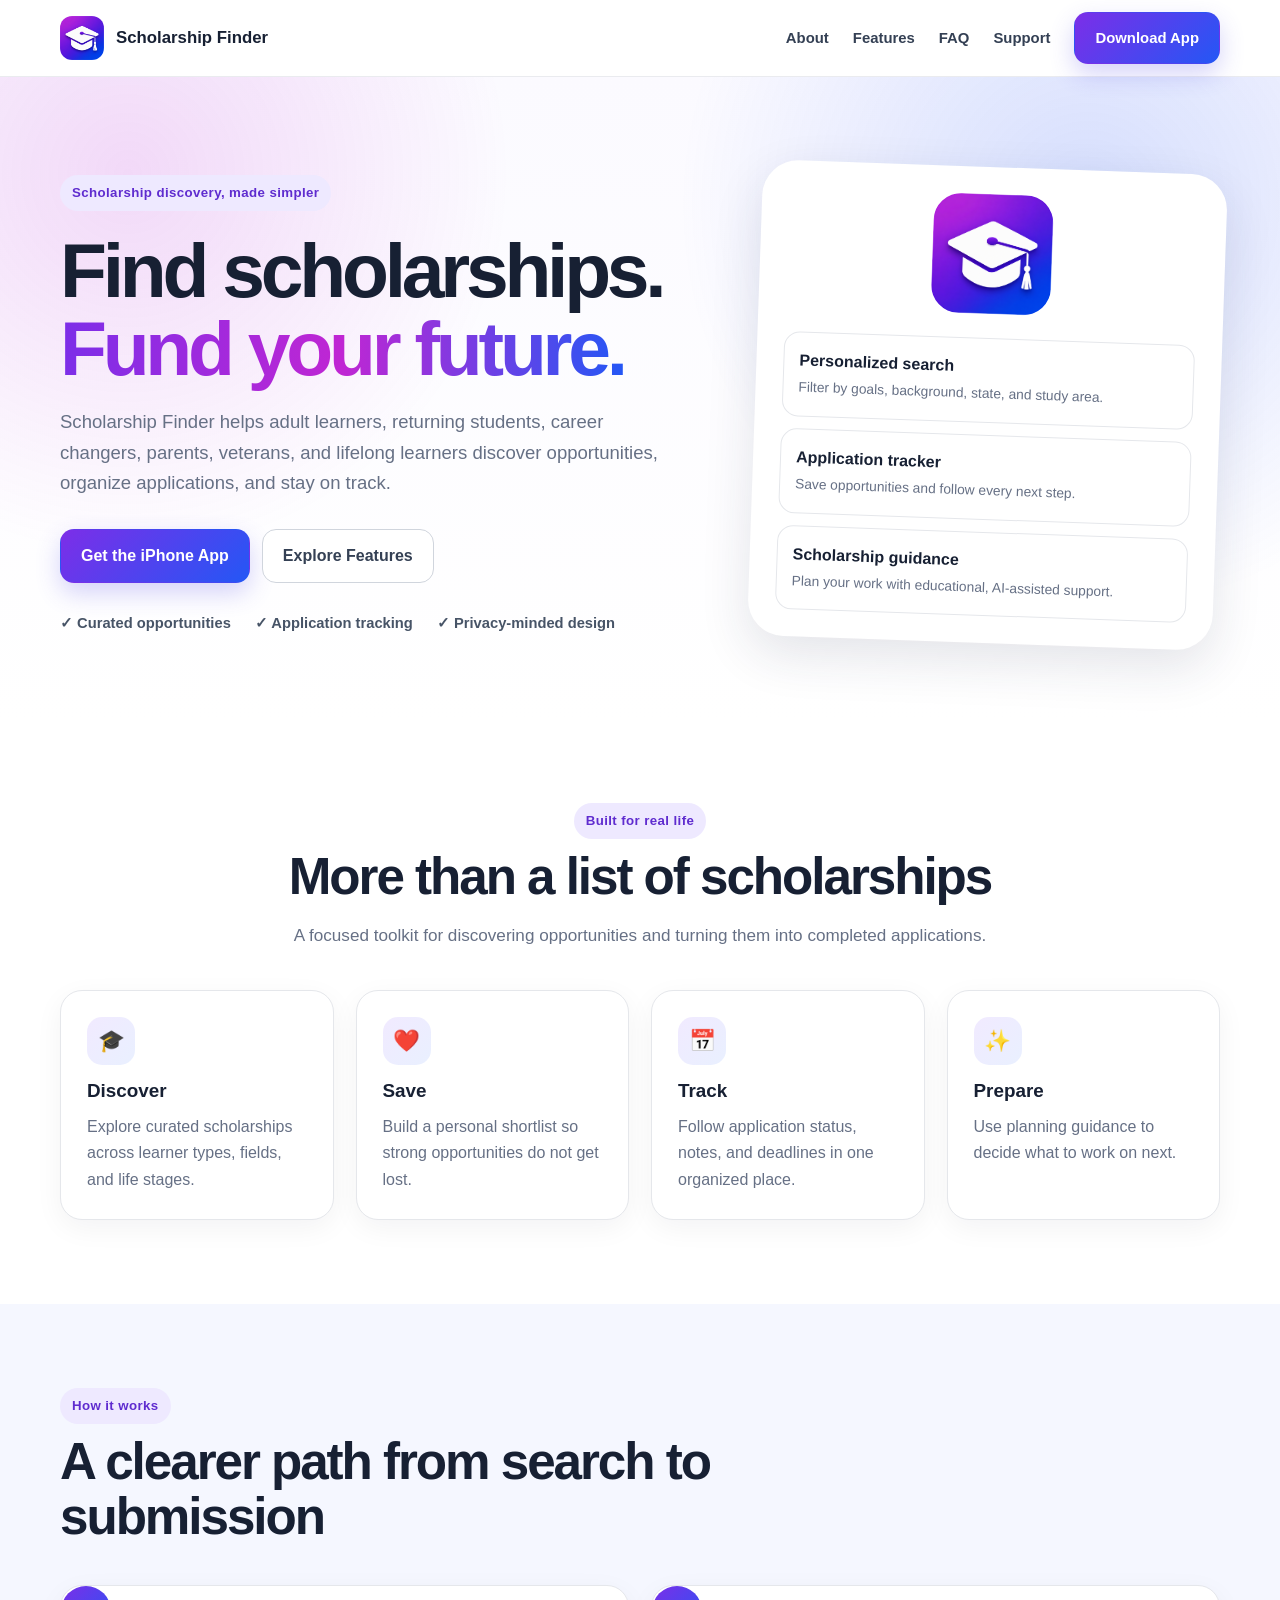
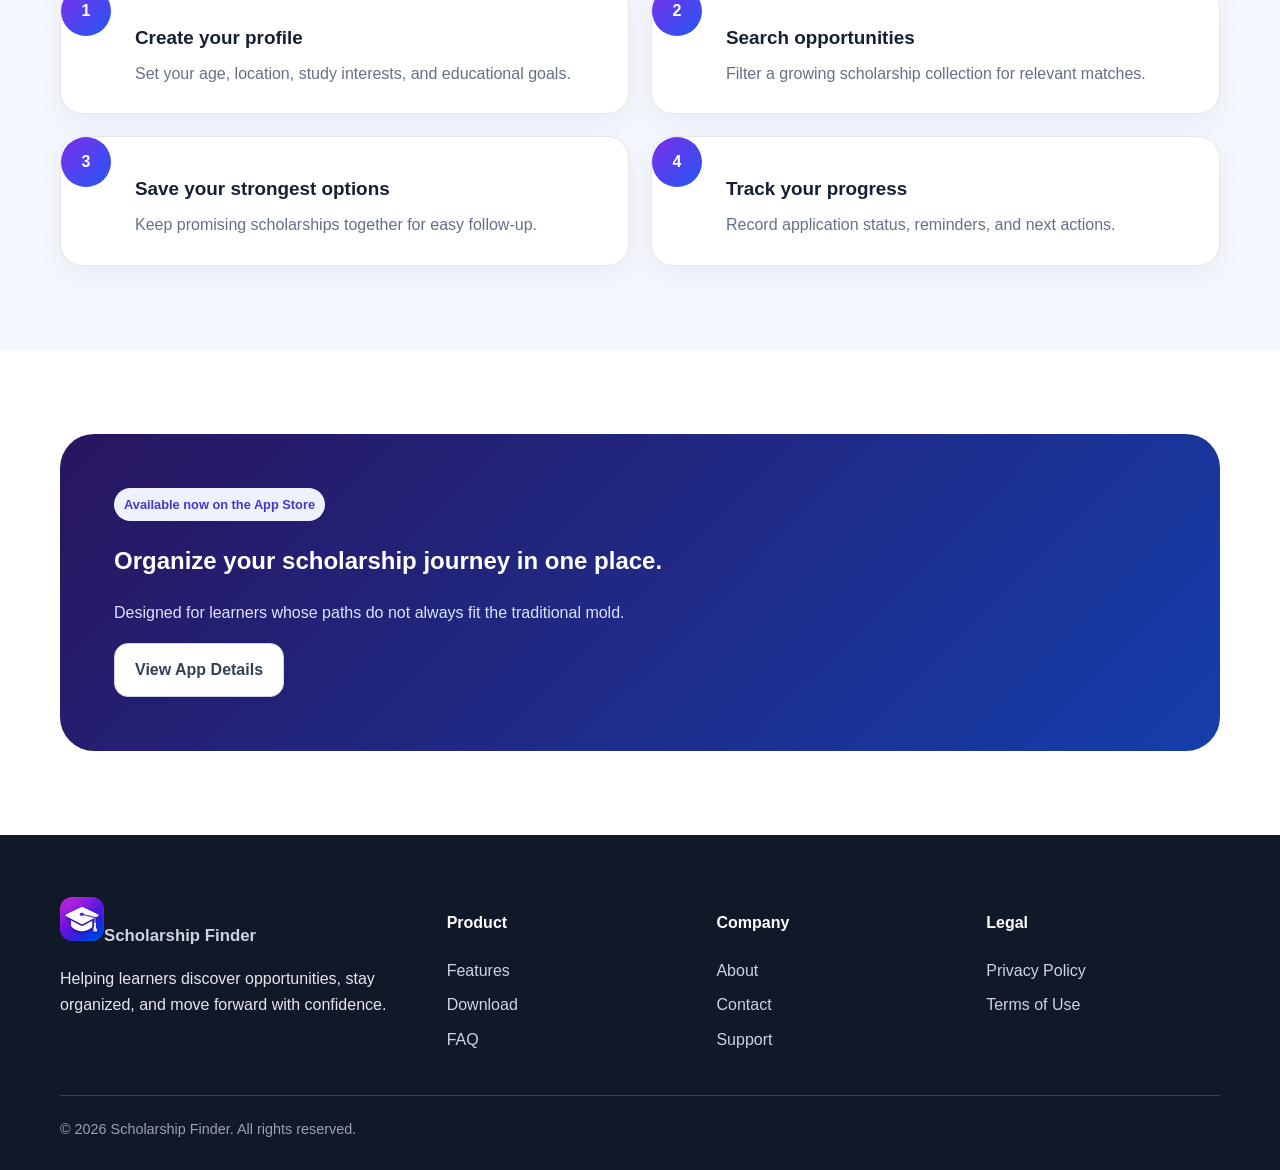
<file: index.html>
<!DOCTYPE html>
<html lang="en"><head><meta charset="utf-8"/><meta content="width=device-width,initial-scale=1" name="viewport"/><title>Scholarship Finder | Find Scholarships and Track Applications</title><meta content="Find curated scholarships, save opportunities, track applications, and stay organized with Scholarship Finder." name="description"/><link href="assets/scholarship-finder-icon.png" rel="icon"/><link href="assets/styles.css" rel="stylesheet"/></head><body><nav class="nav"><div class="container nav-inner"><a class="brand" href="index.html"><img alt="Scholarship Finder icon" src="assets/scholarship-finder-icon.png"/><span>Scholarship Finder</span></a><button aria-label="Open navigation" class="mobile-toggle">☰</button><div class="links"><a href="about.html">About</a><a href="features.html">Features</a><a href="faq.html">FAQ</a><a href="support.html">Support</a><a class="button primary" href="https://apps.apple.com/us/app/scholarshipfinder/id6789744355" rel="noopener noreferrer" target="_blank">Download App</a></div></div></nav><header class="hero"><div class="container hero-grid"><div><span class="eyebrow">Scholarship discovery, made simpler</span><h1>Find scholarships.<br/><span class="gradient">Fund your future.</span></h1><p>Scholarship Finder helps adult learners, returning students, career changers, parents, veterans, and lifelong learners discover opportunities, organize applications, and stay on track.</p><div class="hero-actions"><a class="button primary" href="https://apps.apple.com/us/app/scholarshipfinder/id6789744355" rel="noopener noreferrer" target="_blank">Get the iPhone App</a><a class="button secondary" href="features.html">Explore Features</a></div><div class="trust-row"><span>✓ Curated opportunities</span><span>✓ Application tracking</span><span>✓ Privacy-minded design</span></div></div><div class="device-card"><img alt="Scholarship Finder app icon" src="assets/scholarship-finder-icon.png"/><div class="mini-list"><div class="mini"><strong>Personalized search</strong><span>Filter by goals, background, state, and study area.</span></div><div class="mini"><strong>Application tracker</strong><span>Save opportunities and follow every next step.</span></div><div class="mini"><strong>Scholarship guidance</strong><span>Plan your work with educational, AI-assisted support.</span></div></div></div></div></header>
<section><div class="container"><div class="section-head center"><span class="eyebrow">Built for real life</span><h2>More than a list of scholarships</h2><p>A focused toolkit for discovering opportunities and turning them into completed applications.</p></div><div class="grid-4"><div class="card"><div class="icon">🎓</div><h3>Discover</h3><p>Explore curated scholarships across learner types, fields, and life stages.</p></div><div class="card"><div class="icon">❤️</div><h3>Save</h3><p>Build a personal shortlist so strong opportunities do not get lost.</p></div><div class="card"><div class="icon">📅</div><h3>Track</h3><p>Follow application status, notes, and deadlines in one organized place.</p></div><div class="card"><div class="icon">✨</div><h3>Prepare</h3><p>Use planning guidance to decide what to work on next.</p></div></div></div></section>
<section class="soft"><div class="container"><div class="section-head"><span class="eyebrow">How it works</span><h2>A clearer path from search to submission</h2></div><div class="grid-2 steps"><div class="card step"><h3>Create your profile</h3><p>Set your age, location, study interests, and educational goals.</p></div><div class="card step"><h3>Search opportunities</h3><p>Filter a growing scholarship collection for relevant matches.</p></div><div class="card step"><h3>Save your strongest options</h3><p>Keep promising scholarships together for easy follow-up.</p></div><div class="card step"><h3>Track your progress</h3><p>Record application status, reminders, and next actions.</p></div></div></div></section>
<section><div class="container"><div class="cta"><span class="pill">Available now on the App Store</span><h2>Organize your scholarship journey in one place.</h2><p>Designed for learners whose paths do not always fit the traditional mold.</p><a class="button secondary" href="https://apps.apple.com/us/app/scholarshipfinder/id6789744355" rel="noopener noreferrer" target="_blank">View App Details</a></div></div></section><footer class="footer"><div class="container"><div class="footer-grid"><div><a class="brand" href="index.html"><img alt="" src="assets/scholarship-finder-icon.png"/><span>Scholarship Finder</span></a><p>Helping learners discover opportunities, stay organized, and move forward with confidence.</p></div><div><h4>Product</h4><a href="features.html">Features</a><a href="https://apps.apple.com/us/app/scholarshipfinder/id6789744355" rel="noopener noreferrer" target="_blank">Download</a><a href="faq.html">FAQ</a></div><div><h4>Company</h4><a href="about.html">About</a><a href="contact.html">Contact</a><a href="support.html">Support</a></div><div><h4>Legal</h4><a href="privacy.html">Privacy Policy</a><a href="terms.html">Terms of Use</a></div></div><div class="copyright">© <span data-year=""></span> Scholarship Finder. All rights reserved.</div></div></footer><script src="assets/site.js"></script></body></html>
</file>
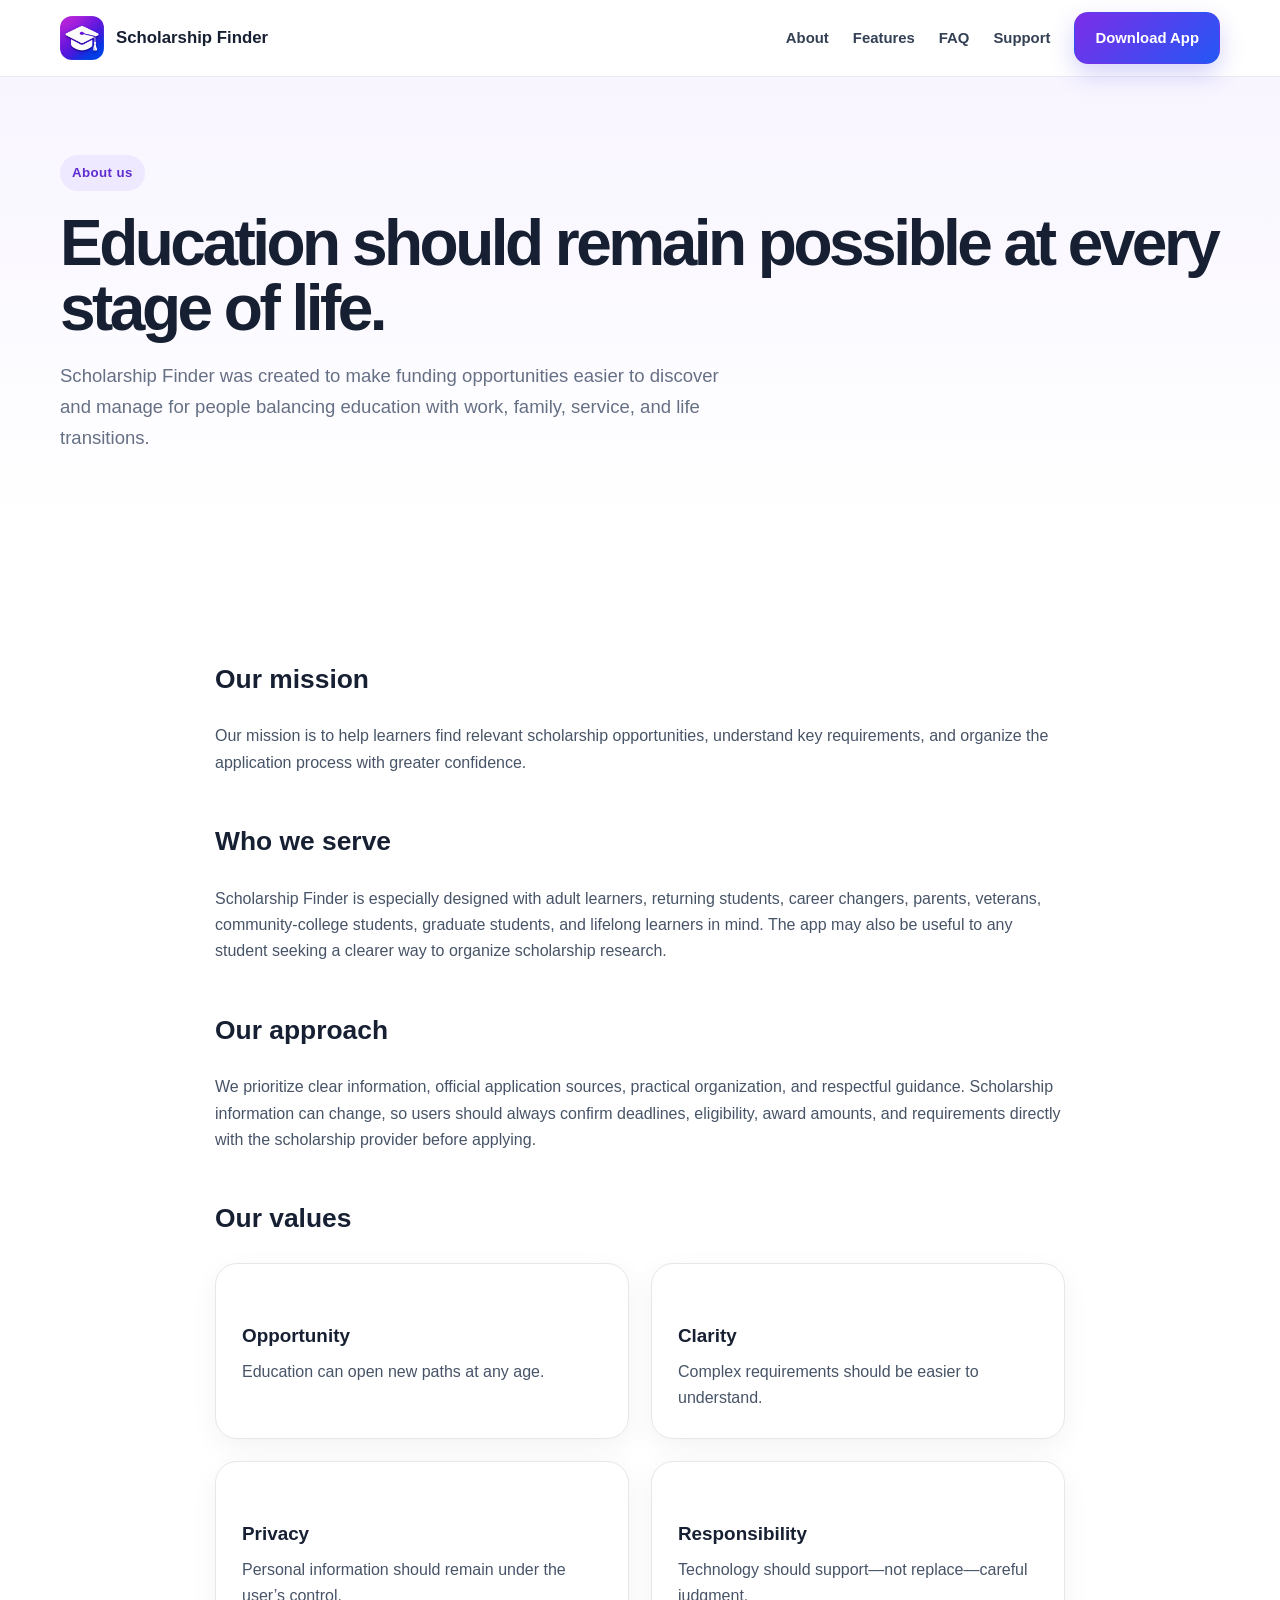
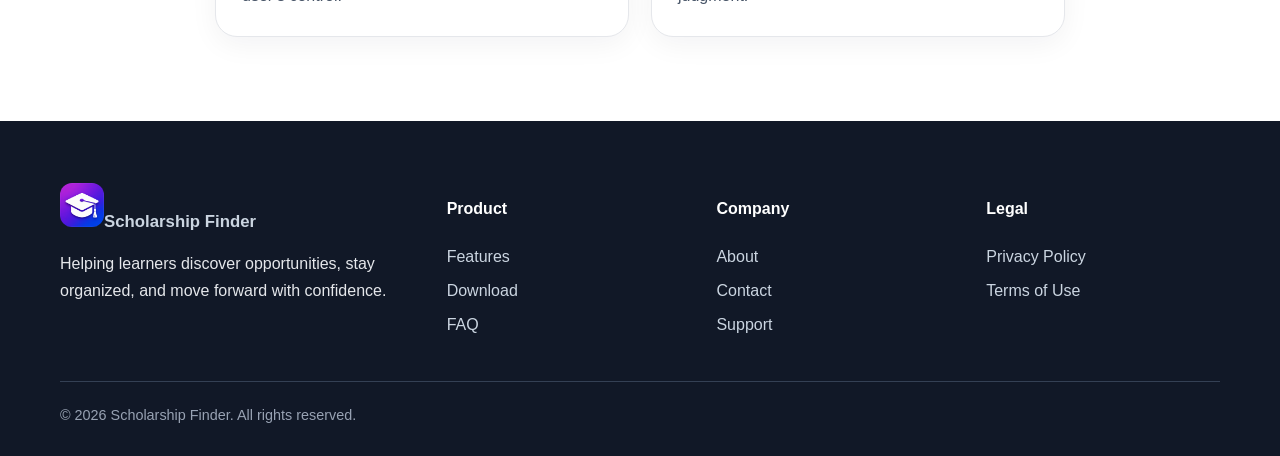
<file: about.html>
<!doctype html><html lang="en"><head><meta charset="utf-8"><meta name="viewport" content="width=device-width,initial-scale=1"><title>About | Scholarship Finder</title><meta name="description" content="Learn why Scholarship Finder was created and how it supports adult learners, returning students, and career changers."><link rel="icon" href="assets/scholarship-finder-icon.png"><link rel="stylesheet" href="assets/styles.css"></head><body><nav class="nav"><div class="container nav-inner"><a class="brand" href="index.html"><img src="assets/scholarship-finder-icon.png" alt="Scholarship Finder icon"><span>Scholarship Finder</span></a><button class="mobile-toggle" aria-label="Open navigation">☰</button><div class="links"><a href="about.html">About</a><a href="features.html">Features</a><a href="faq.html">FAQ</a><a href="support.html">Support</a><a class="button primary" href="download.html">Download App</a></div></div></nav><header class="page-hero"><div class="container"><span class="eyebrow">About us</span><h1>Education should remain possible at every stage of life.</h1><p>Scholarship Finder was created to make funding opportunities easier to discover and manage for people balancing education with work, family, service, and life transitions.</p></div></header><section><div class="container prose"><h2>Our mission</h2><p>Our mission is to help learners find relevant scholarship opportunities, understand key requirements, and organize the application process with greater confidence.</p><h2>Who we serve</h2><p>Scholarship Finder is especially designed with adult learners, returning students, career changers, parents, veterans, community-college students, graduate students, and lifelong learners in mind. The app may also be useful to any student seeking a clearer way to organize scholarship research.</p><h2>Our approach</h2><p>We prioritize clear information, official application sources, practical organization, and respectful guidance. Scholarship information can change, so users should always confirm deadlines, eligibility, award amounts, and requirements directly with the scholarship provider before applying.</p><h2>Our values</h2><div class="grid-2"><div class="card"><h3>Opportunity</h3><p>Education can open new paths at any age.</p></div><div class="card"><h3>Clarity</h3><p>Complex requirements should be easier to understand.</p></div><div class="card"><h3>Privacy</h3><p>Personal information should remain under the user’s control.</p></div><div class="card"><h3>Responsibility</h3><p>Technology should support—not replace—careful judgment.</p></div></div></div></section><footer class="footer"><div class="container"><div class="footer-grid"><div><a class="brand" href="index.html"><img src="assets/scholarship-finder-icon.png" alt=""><span>Scholarship Finder</span></a><p>Helping learners discover opportunities, stay organized, and move forward with confidence.</p></div><div><h4>Product</h4><a href="features.html">Features</a><a href="download.html">Download</a><a href="faq.html">FAQ</a></div><div><h4>Company</h4><a href="about.html">About</a><a href="contact.html">Contact</a><a href="support.html">Support</a></div><div><h4>Legal</h4><a href="privacy.html">Privacy Policy</a><a href="terms.html">Terms of Use</a></div></div><div class="copyright">© <span data-year></span> Scholarship Finder. All rights reserved.</div></div></footer><script src="assets/site.js"></script></body></html>
</file>
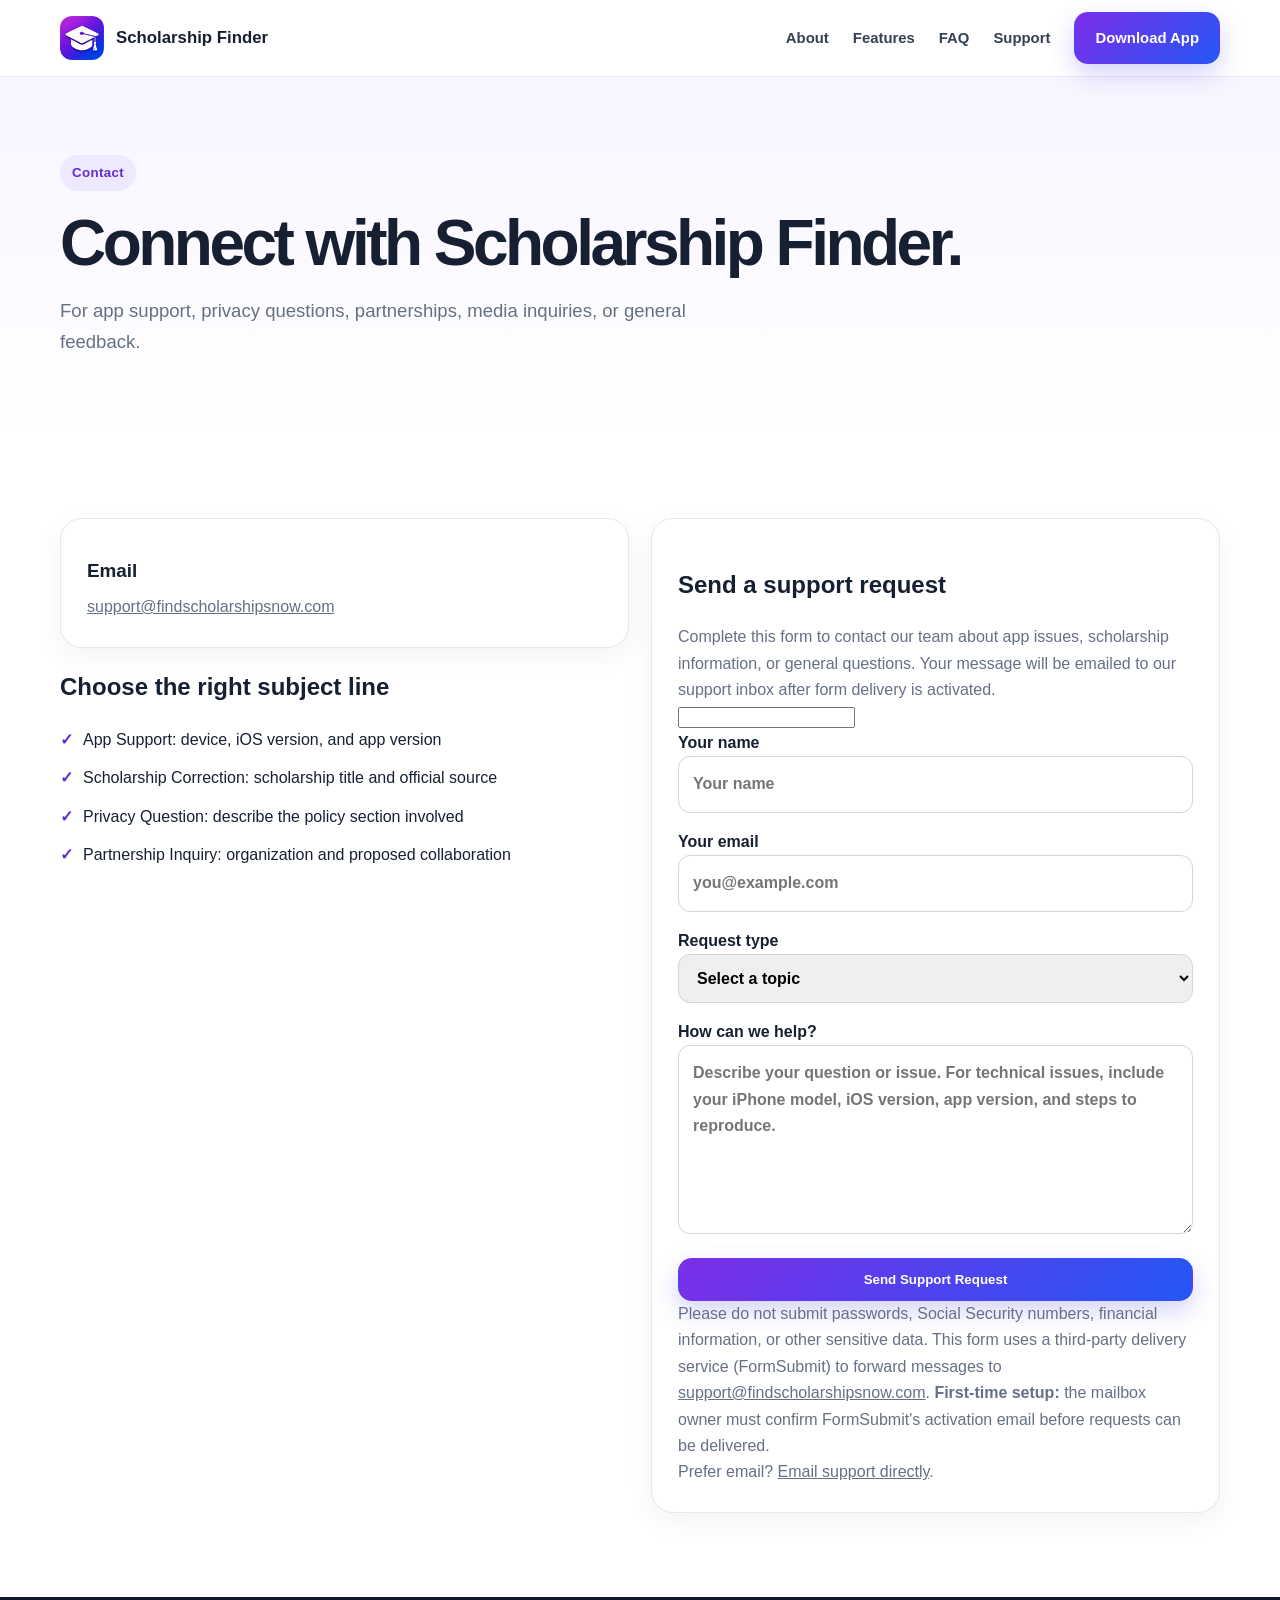
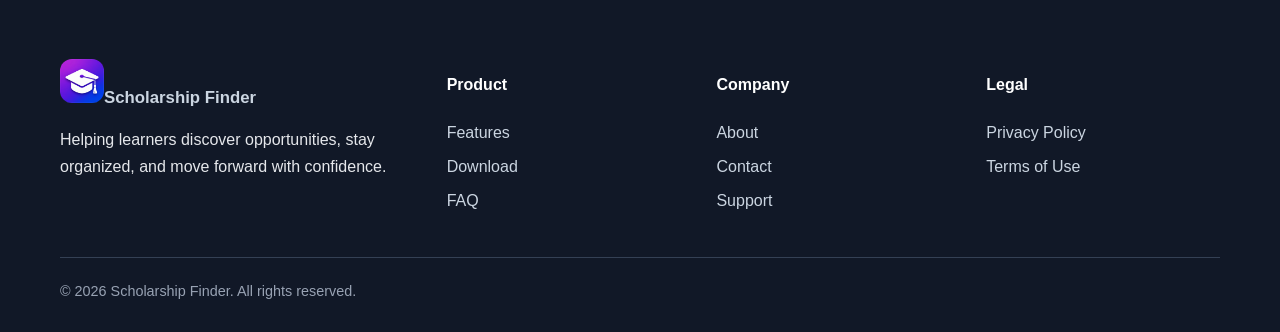
<file: contact.html>
<!DOCTYPE html>
<html lang="en"><head><meta charset="utf-8"/><meta content="width=device-width,initial-scale=1" name="viewport"/><title>Contact | Scholarship Finder</title><meta content="Contact Scholarship Finder for support, scholarship corrections, privacy questions, partnerships, and feedback." name="description"/><link href="assets/scholarship-finder-icon.png" rel="icon"/><link href="assets/styles.css" rel="stylesheet"/></head><body><nav class="nav"><div class="container nav-inner"><a class="brand" href="index.html"><img alt="Scholarship Finder icon" src="assets/scholarship-finder-icon.png"/><span>Scholarship Finder</span></a><button aria-label="Open navigation" class="mobile-toggle">☰</button><div class="links"><a href="about.html">About</a><a href="features.html">Features</a><a href="faq.html">FAQ</a><a href="support.html">Support</a><a class="button primary" href="https://apps.apple.com/us/app/scholarshipfinder/id6789744355" rel="noopener noreferrer" target="_blank">Download App</a></div></div></nav><header class="page-hero"><div class="container"><span class="eyebrow">Contact</span><h1>Connect with Scholarship Finder.</h1><p>For app support, privacy questions, partnerships, media inquiries, or general feedback.</p></div></header><section><div class="container grid-2"><div><div class="card"><h3>Email</h3><p><a data-support-email=""></a></p></div><h2>Choose the right subject line</h2><ul class="checklist"><li>App Support: device, iOS version, and app version</li><li>Scholarship Correction: scholarship title and official source</li><li>Privacy Question: describe the policy section involved</li><li>Partnership Inquiry: organization and proposed collaboration</li></ul></div><div class="card support-form-card"><h2>Send a support request</h2><p>Complete this form to contact our team about app issues, scholarship information, or general questions. Your message will be emailed to our support inbox after form delivery is activated.</p><form action="https://formsubmit.co/support@findscholarshipsnow.com" class="support-request-form" method="POST"><input name="_subject" type="hidden" value="ScholarshipFinder Website Support Request"/><input name="_template" type="hidden" value="table"/><input name="_captcha" type="hidden" value="true"/><input aria-hidden="true" autocomplete="off" class="honeypot" name="_honey" tabindex="-1" type="text"/><div class="form"><label for="support-name">Your name<input autocomplete="name" id="support-name" maxlength="120" name="name" placeholder="Your name" required=""/></label><label for="support-email">Your email<input autocomplete="email" id="support-email" maxlength="254" name="email" placeholder="you@example.com" required="" type="email"/></label><label for="support-topic">Request type<select id="support-topic" name="topic" required=""><option disabled="" selected="" value="">Select a topic</option><option>App support / bug report</option><option>Scholarship correction / broken link</option><option>Account or purchase question</option><option>Privacy question</option><option>Feature suggestion</option><option>General question</option></select></label><label for="support-message">How can we help?<textarea id="support-message" maxlength="5000" name="message" placeholder="Describe your question or issue. For technical issues, include your iPhone model, iOS version, app version, and steps to reproduce." required="" rows="6"></textarea></label><button class="button primary" type="submit">Send Support Request</button></div></form><p class="form-note">Please do not submit passwords, Social Security numbers, financial information, or other sensitive data. This form uses a third-party delivery service (FormSubmit) to forward messages to <a href="mailto:support@findscholarshipsnow.com">support@findscholarshipsnow.com</a>. <strong>First-time setup:</strong> the mailbox owner must confirm FormSubmit's activation email before requests can be delivered.</p><p>Prefer email? <a href="mailto:support@findscholarshipsnow.com?subject=ScholarshipFinder%20Support%20Request">Email support directly</a>.</p></div></div></section><footer class="footer"><div class="container"><div class="footer-grid"><div><a class="brand" href="index.html"><img alt="" src="assets/scholarship-finder-icon.png"/><span>Scholarship Finder</span></a><p>Helping learners discover opportunities, stay organized, and move forward with confidence.</p></div><div><h4>Product</h4><a href="features.html">Features</a><a href="https://apps.apple.com/us/app/scholarshipfinder/id6789744355" rel="noopener noreferrer" target="_blank">Download</a><a href="faq.html">FAQ</a></div><div><h4>Company</h4><a href="about.html">About</a><a href="contact.html">Contact</a><a href="support.html">Support</a></div><div><h4>Legal</h4><a href="privacy.html">Privacy Policy</a><a href="terms.html">Terms of Use</a></div></div><div class="copyright">© <span data-year=""></span> Scholarship Finder. All rights reserved.</div></div></footer><script src="assets/site.js"></script></body></html>
</file>
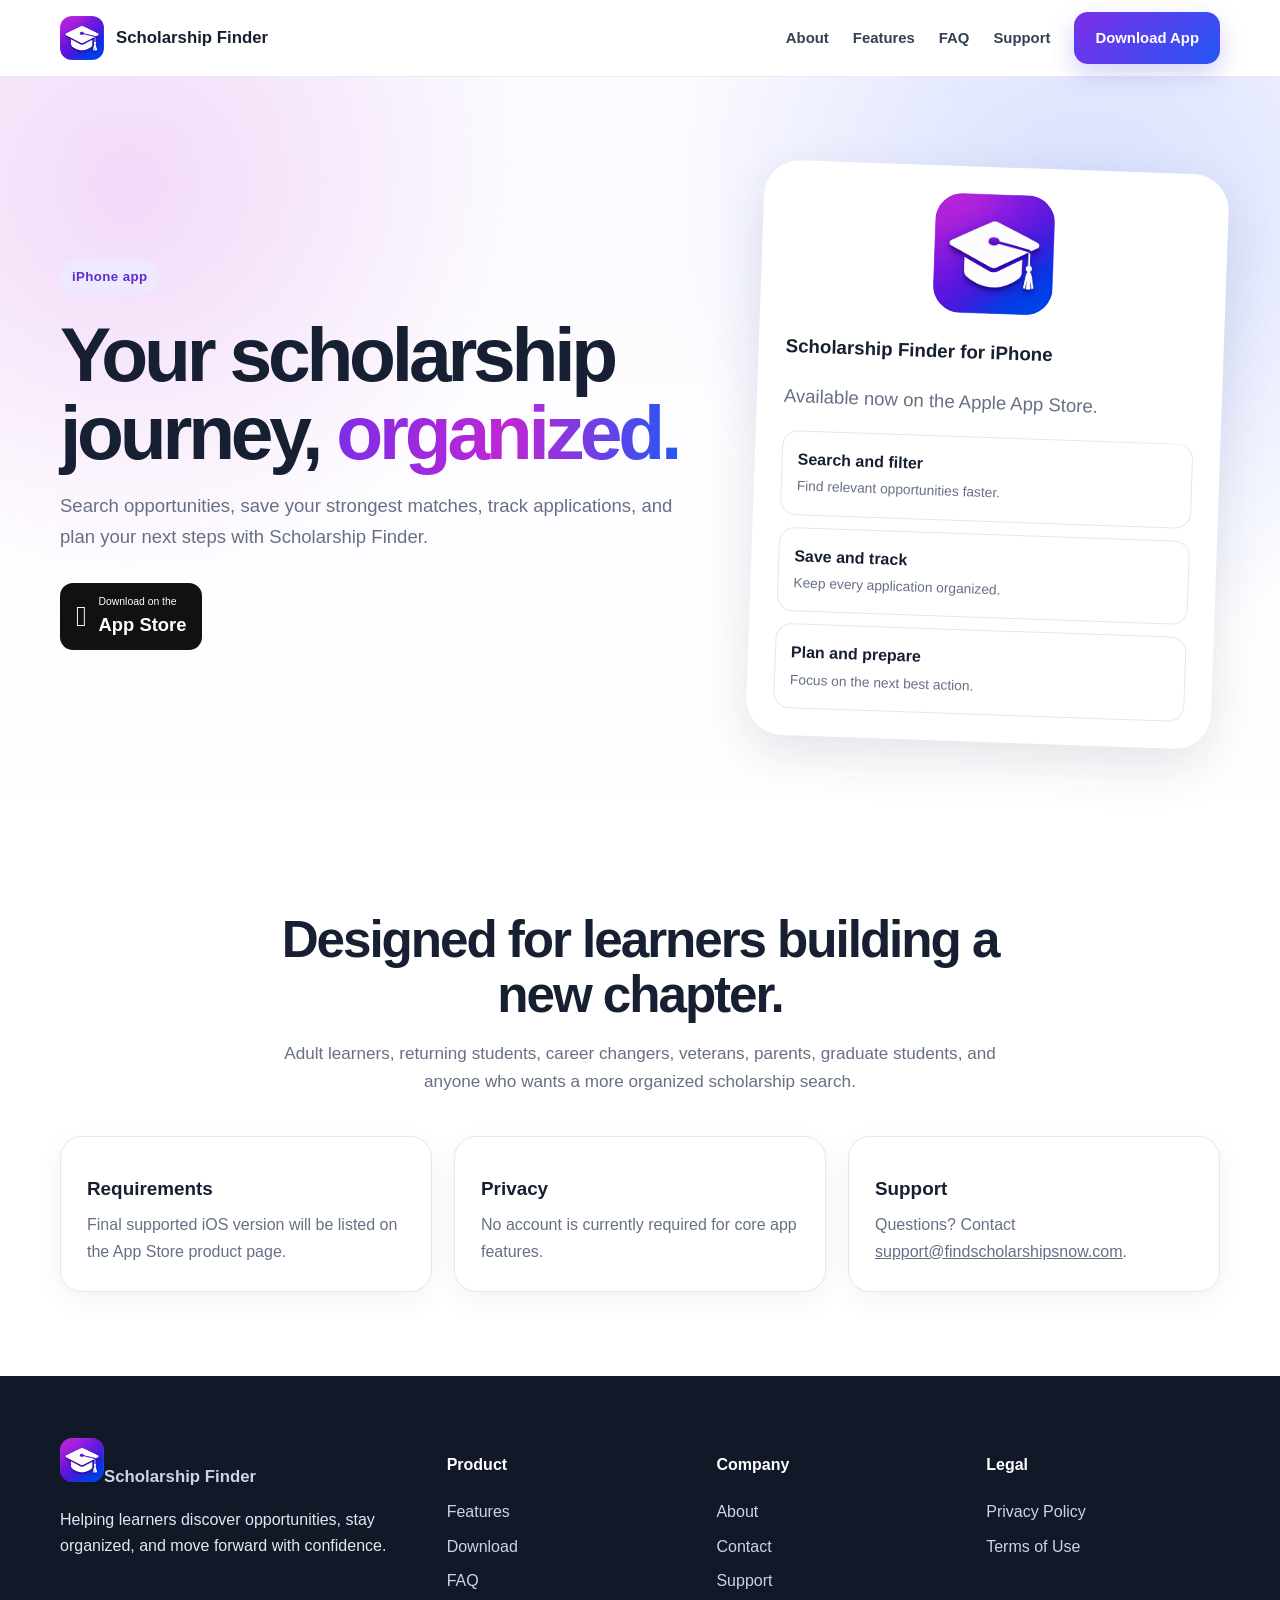
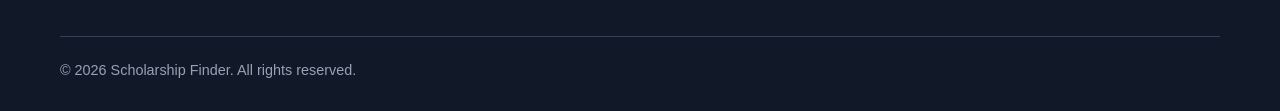
<file: download.html>
<!DOCTYPE html>
<html lang="en"><head><meta charset="utf-8"/><meta content="width=device-width,initial-scale=1" name="viewport"/><title>Download Scholarship Finder for iPhone</title><meta content="Download Scholarship Finder for iPhone to discover scholarships, save opportunities, and track applications." name="description"/><link href="assets/scholarship-finder-icon.png" rel="icon"/><link href="assets/styles.css" rel="stylesheet"/></head><body><nav class="nav"><div class="container nav-inner"><a class="brand" href="index.html"><img alt="Scholarship Finder icon" src="assets/scholarship-finder-icon.png"/><span>Scholarship Finder</span></a><button aria-label="Open navigation" class="mobile-toggle">☰</button><div class="links"><a href="about.html">About</a><a href="features.html">Features</a><a href="faq.html">FAQ</a><a href="support.html">Support</a><a class="button primary" href="https://apps.apple.com/us/app/scholarshipfinder/id6789744355" rel="noopener noreferrer" target="_blank">Download App</a></div></div></nav><header class="hero"><div class="container hero-grid"><div><span class="eyebrow">iPhone app</span><h1>Your scholarship journey, <span class="gradient">organized.</span></h1><p>Search opportunities, save your strongest matches, track applications, and plan your next steps with Scholarship Finder.</p><div class="hero-actions"><a class="app-badge" data-app-store="" href="https://apps.apple.com/us/app/scholarshipfinder/id6789744355" rel="noopener noreferrer" target="_blank"><span style="font-size:1.8rem"></span><span><small>Download on the</small><strong>App Store</strong></span></a></div></div><div class="device-card"><img alt="Scholarship Finder icon" src="assets/scholarship-finder-icon.png"/><h3>Scholarship Finder for iPhone</h3><p>Available now on the Apple App Store.</p><div class="mini-list"><div class="mini"><strong>Search and filter</strong><span>Find relevant opportunities faster.</span></div><div class="mini"><strong>Save and track</strong><span>Keep every application organized.</span></div><div class="mini"><strong>Plan and prepare</strong><span>Focus on the next best action.</span></div></div></div></div></header><section><div class="container"><div class="section-head center"><h2>Designed for learners building a new chapter.</h2><p>Adult learners, returning students, career changers, veterans, parents, graduate students, and anyone who wants a more organized scholarship search.</p></div><div class="grid-3"><div class="card"><h3>Requirements</h3><p>Final supported iOS version will be listed on the App Store product page.</p></div><div class="card"><h3>Privacy</h3><p>No account is currently required for core app features.</p></div><div class="card"><h3>Support</h3><p>Questions? Contact <a data-support-email=""></a>.</p></div></div></div></section><footer class="footer"><div class="container"><div class="footer-grid"><div><a class="brand" href="index.html"><img alt="" src="assets/scholarship-finder-icon.png"/><span>Scholarship Finder</span></a><p>Helping learners discover opportunities, stay organized, and move forward with confidence.</p></div><div><h4>Product</h4><a href="features.html">Features</a><a href="https://apps.apple.com/us/app/scholarshipfinder/id6789744355" rel="noopener noreferrer" target="_blank">Download</a><a href="faq.html">FAQ</a></div><div><h4>Company</h4><a href="about.html">About</a><a href="contact.html">Contact</a><a href="support.html">Support</a></div><div><h4>Legal</h4><a href="privacy.html">Privacy Policy</a><a href="terms.html">Terms of Use</a></div></div><div class="copyright">© <span data-year=""></span> Scholarship Finder. All rights reserved.</div></div></footer><script src="assets/site.js"></script></body></html>
</file>
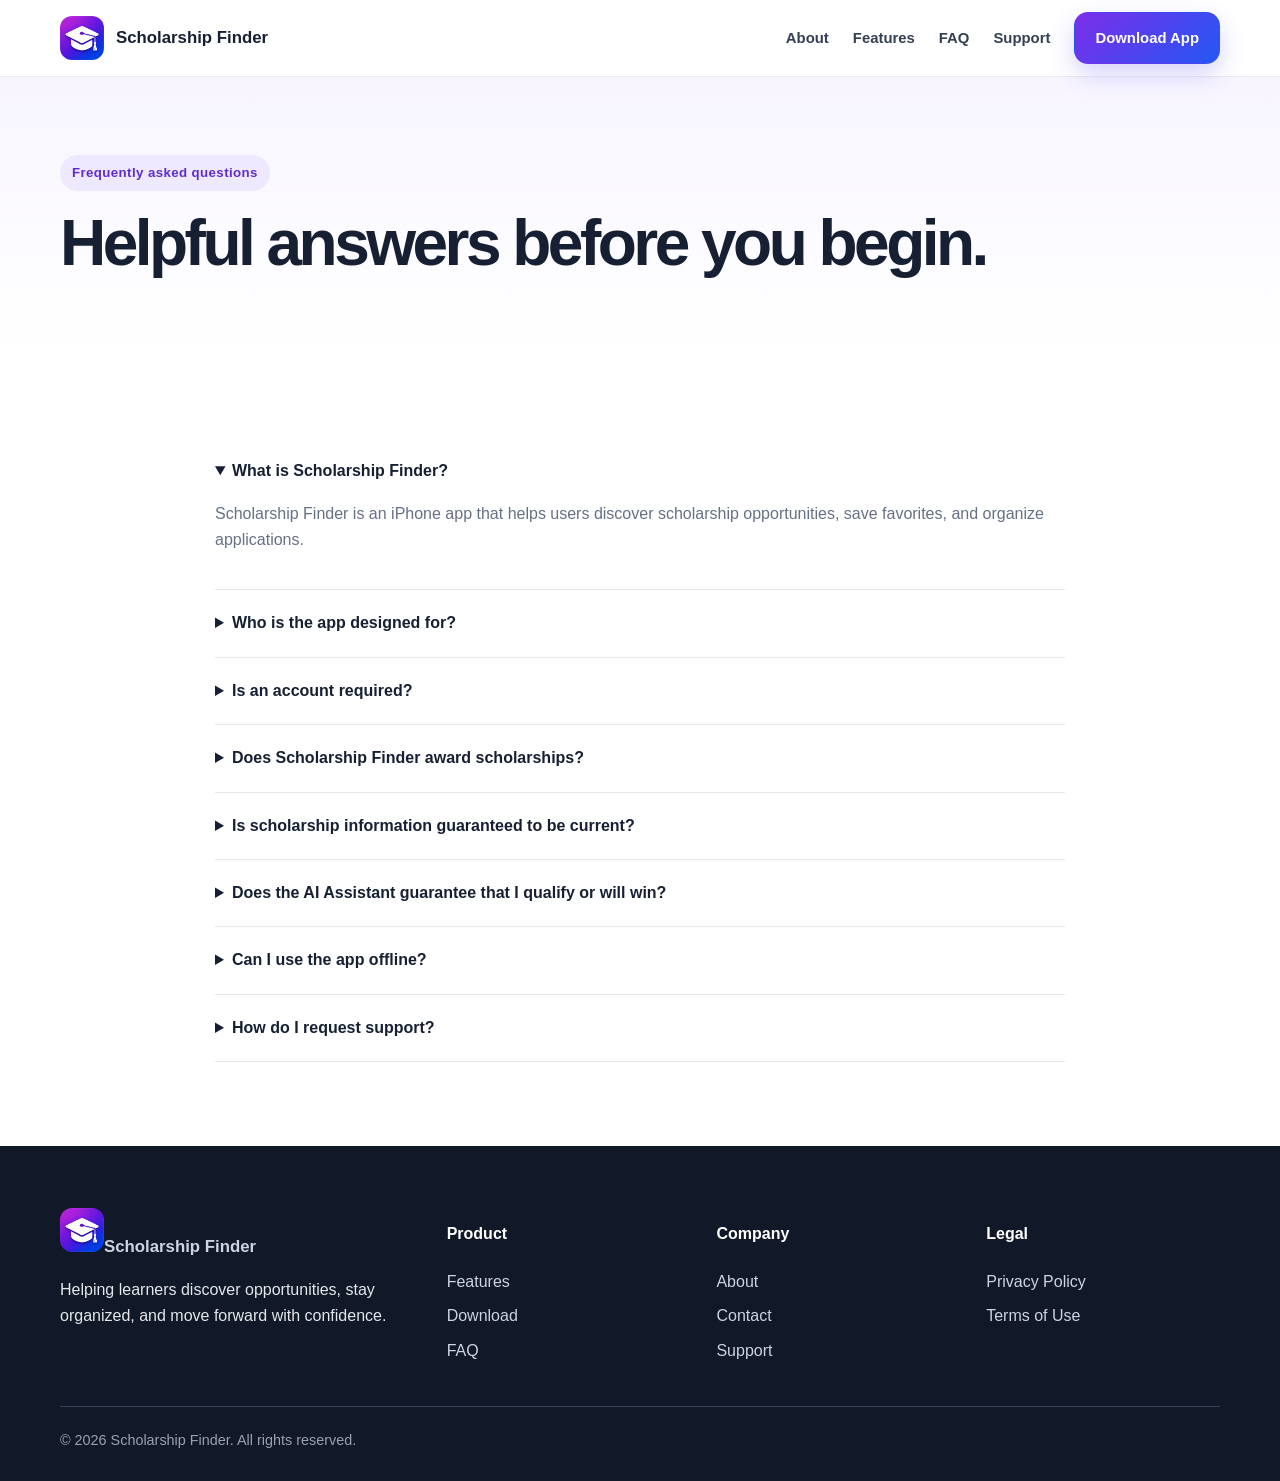
<file: faq.html>
<!DOCTYPE html>
<html lang="en"><head><meta charset="utf-8"/><meta content="width=device-width,initial-scale=1" name="viewport"/><title>FAQ | Scholarship Finder</title><meta content="Answers about Scholarship Finder, eligibility, privacy, offline use, scholarship accuracy, and support." name="description"/><link href="assets/scholarship-finder-icon.png" rel="icon"/><link href="assets/styles.css" rel="stylesheet"/></head><body><nav class="nav"><div class="container nav-inner"><a class="brand" href="index.html"><img alt="Scholarship Finder icon" src="assets/scholarship-finder-icon.png"/><span>Scholarship Finder</span></a><button aria-label="Open navigation" class="mobile-toggle">☰</button><div class="links"><a href="about.html">About</a><a href="features.html">Features</a><a href="faq.html">FAQ</a><a href="support.html">Support</a><a class="button primary" href="https://apps.apple.com/us/app/scholarshipfinder/id6789744355" rel="noopener noreferrer" target="_blank">Download App</a></div></div></nav><header class="page-hero"><div class="container"><span class="eyebrow">Frequently asked questions</span><h1>Helpful answers before you begin.</h1></div></header><section><div class="container prose faq"><details open=""><summary>What is Scholarship Finder?</summary><p>Scholarship Finder is an iPhone app that helps users discover scholarship opportunities, save favorites, and organize applications.</p></details><details><summary>Who is the app designed for?</summary><p>The app is especially designed for adult learners, returning students, career changers, parents, veterans, and lifelong learners, while remaining useful to a broader student audience.</p></details><details><summary>Is an account required?</summary><p>No account is currently required for the app’s core features.</p></details><details><summary>Does Scholarship Finder award scholarships?</summary><p>No. Scholarship Finder is an independent discovery and organization tool. Scholarship providers make all eligibility and award decisions.</p></details><details><summary>Is scholarship information guaranteed to be current?</summary><p>No. We work to present useful information, but providers can change deadlines, requirements, amounts, and availability. Always verify details on the official provider website.</p></details><details><summary>Does the AI Assistant guarantee that I qualify or will win?</summary><p>No. The assistant provides educational planning and organizational guidance only. It does not make admissions, legal, financial-aid, or award decisions.</p></details><details><summary>Can I use the app offline?</summary><p>Core locally stored information may remain available offline. Opening provider websites and retrieving future online updates requires internet access.</p></details><details><summary>How do I request support?</summary><p>Email <a data-support-email=""></a> or visit the Support page.</p></details></div></section><footer class="footer"><div class="container"><div class="footer-grid"><div><a class="brand" href="index.html"><img alt="" src="assets/scholarship-finder-icon.png"/><span>Scholarship Finder</span></a><p>Helping learners discover opportunities, stay organized, and move forward with confidence.</p></div><div><h4>Product</h4><a href="features.html">Features</a><a href="https://apps.apple.com/us/app/scholarshipfinder/id6789744355" rel="noopener noreferrer" target="_blank">Download</a><a href="faq.html">FAQ</a></div><div><h4>Company</h4><a href="about.html">About</a><a href="contact.html">Contact</a><a href="support.html">Support</a></div><div><h4>Legal</h4><a href="privacy.html">Privacy Policy</a><a href="terms.html">Terms of Use</a></div></div><div class="copyright">© <span data-year=""></span> Scholarship Finder. All rights reserved.</div></div></footer><script src="assets/site.js"></script></body></html>
</file>
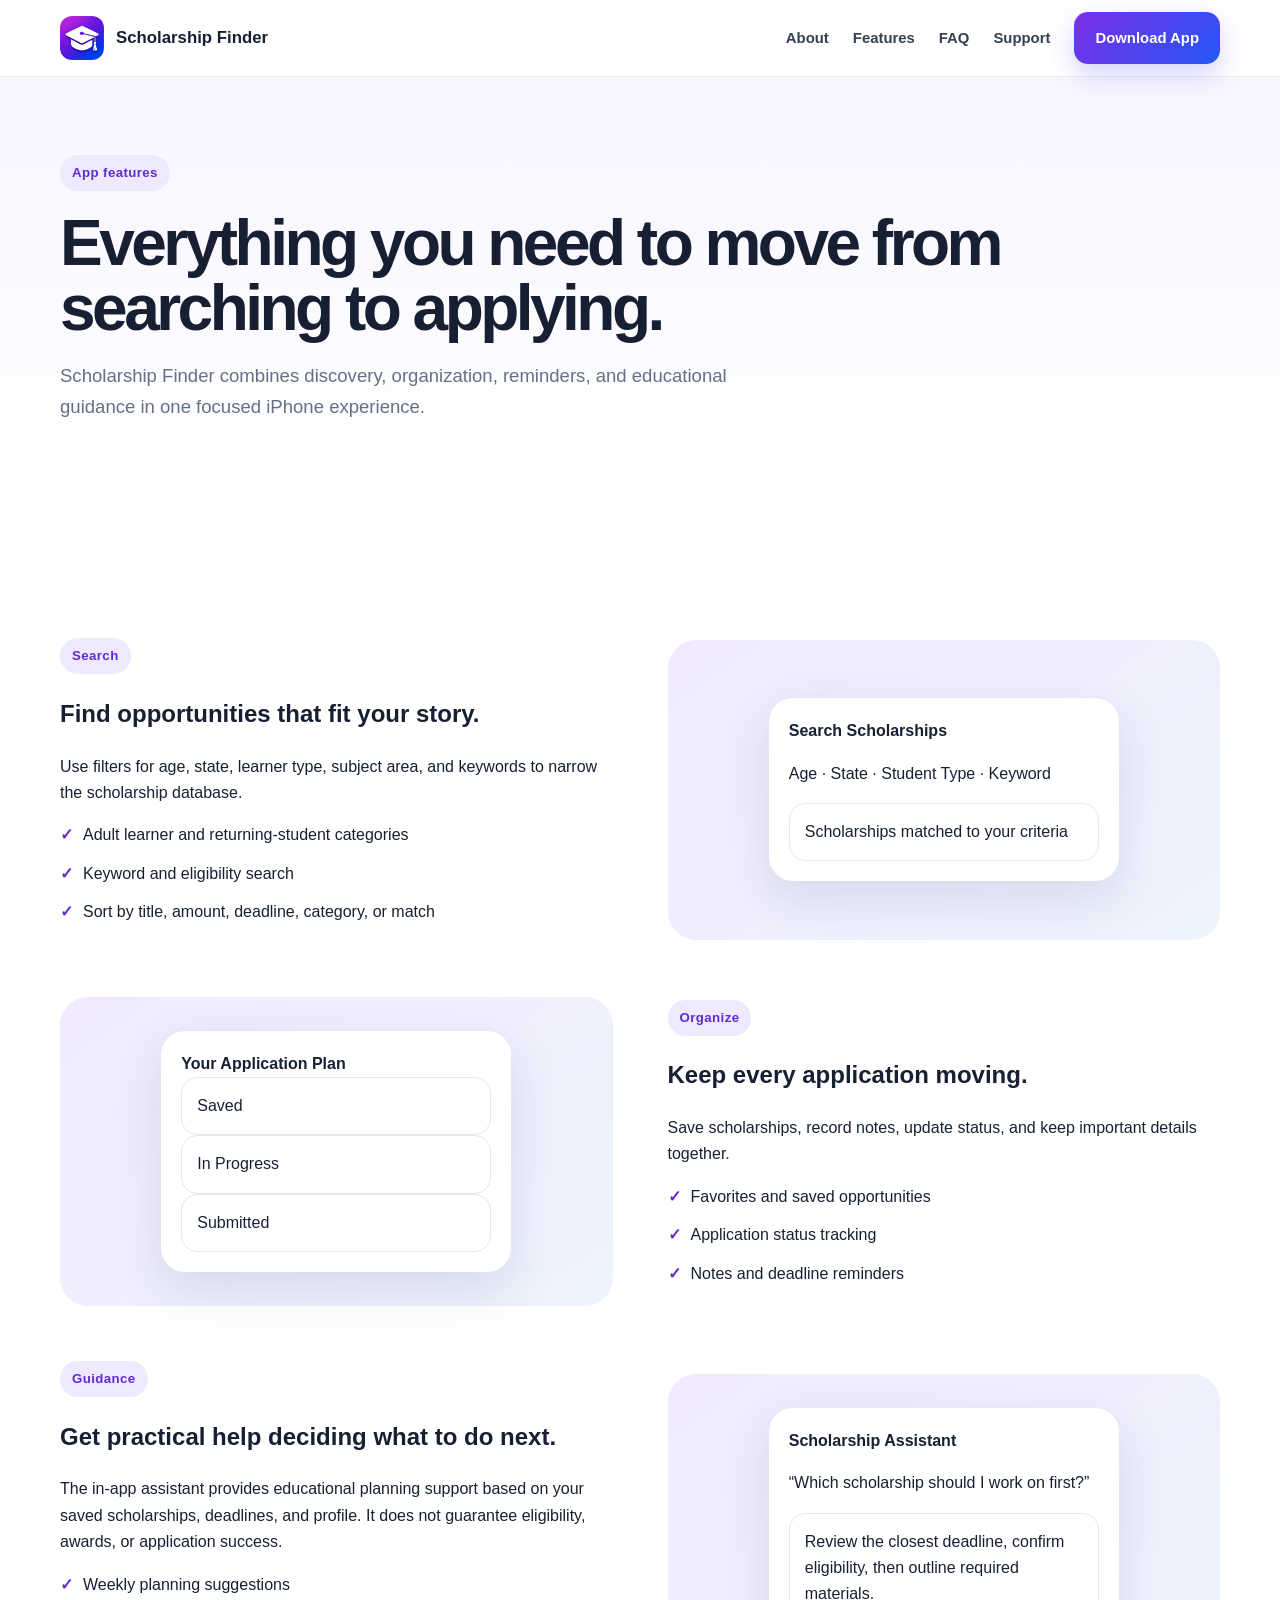
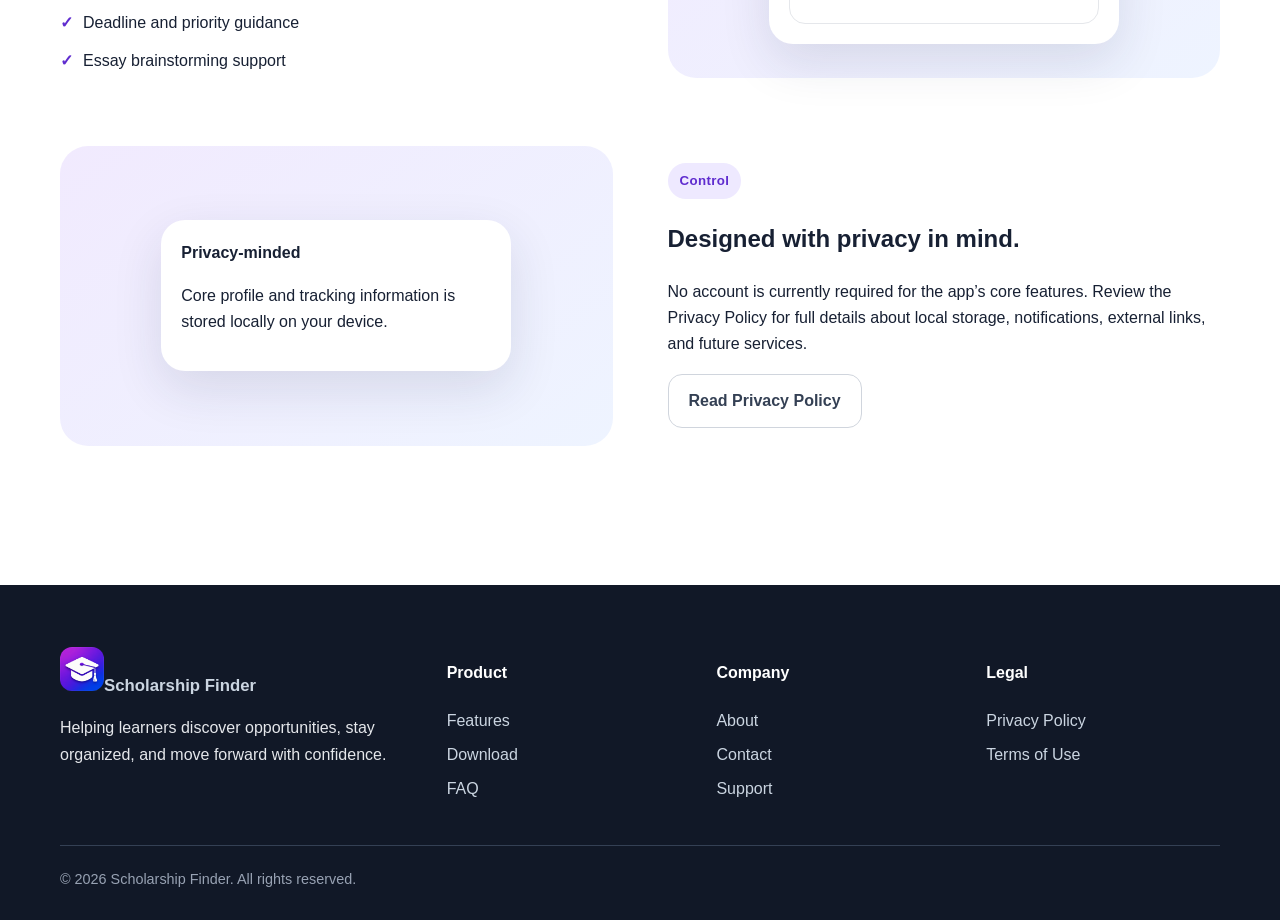
<file: features.html>
<!DOCTYPE html>
<html lang="en"><head><meta charset="utf-8"/><meta content="width=device-width,initial-scale=1" name="viewport"/><title>Features | Scholarship Finder</title><meta content="Explore Scholarship Finder features including personalized search, saved scholarships, application tracking, reminders, and guidance." name="description"/><link href="assets/scholarship-finder-icon.png" rel="icon"/><link href="assets/styles.css" rel="stylesheet"/></head><body><nav class="nav"><div class="container nav-inner"><a class="brand" href="index.html"><img alt="Scholarship Finder icon" src="assets/scholarship-finder-icon.png"/><span>Scholarship Finder</span></a><button aria-label="Open navigation" class="mobile-toggle">☰</button><div class="links"><a href="about.html">About</a><a href="features.html">Features</a><a href="faq.html">FAQ</a><a href="support.html">Support</a><a class="button primary" href="https://apps.apple.com/us/app/scholarshipfinder/id6789744355" rel="noopener noreferrer" target="_blank">Download App</a></div></div></nav><header class="page-hero"><div class="container"><span class="eyebrow">App features</span><h1>Everything you need to move from searching to applying.</h1><p>Scholarship Finder combines discovery, organization, reminders, and educational guidance in one focused iPhone experience.</p></div></header><section><div class="container"><div class="feature-row"><div><span class="eyebrow">Search</span><h2>Find opportunities that fit your story.</h2><p>Use filters for age, state, learner type, subject area, and keywords to narrow the scholarship database.</p><ul class="checklist"><li>Adult learner and returning-student categories</li><li>Keyword and eligibility search</li><li>Sort by title, amount, deadline, category, or match</li></ul></div><div class="visual"><div class="mock"><strong>Search Scholarships</strong><p>Age · State · Student Type · Keyword</p><div class="mini">Scholarships matched to your criteria</div></div></div></div><div class="feature-row"><div class="visual"><div class="mock"><strong>Your Application Plan</strong><div class="mini">Saved</div><div class="mini">In Progress</div><div class="mini">Submitted</div></div></div><div><span class="eyebrow">Organize</span><h2>Keep every application moving.</h2><p>Save scholarships, record notes, update status, and keep important details together.</p><ul class="checklist"><li>Favorites and saved opportunities</li><li>Application status tracking</li><li>Notes and deadline reminders</li></ul></div></div><div class="feature-row"><div><span class="eyebrow">Guidance</span><h2>Get practical help deciding what to do next.</h2><p>The in-app assistant provides educational planning support based on your saved scholarships, deadlines, and profile. It does not guarantee eligibility, awards, or application success.</p><ul class="checklist"><li>Weekly planning suggestions</li><li>Deadline and priority guidance</li><li>Essay brainstorming support</li></ul></div><div class="visual"><div class="mock"><strong>Scholarship Assistant</strong><p>“Which scholarship should I work on first?”</p><div class="mini">Review the closest deadline, confirm eligibility, then outline required materials.</div></div></div></div><div class="feature-row"><div class="visual"><div class="mock"><strong>Privacy-minded</strong><p>Core profile and tracking information is stored locally on your device.</p></div></div><div><span class="eyebrow">Control</span><h2>Designed with privacy in mind.</h2><p>No account is currently required for the app’s core features. Review the Privacy Policy for full details about local storage, notifications, external links, and future services.</p><a class="button secondary" href="privacy.html">Read Privacy Policy</a></div></div></div></section><footer class="footer"><div class="container"><div class="footer-grid"><div><a class="brand" href="index.html"><img alt="" src="assets/scholarship-finder-icon.png"/><span>Scholarship Finder</span></a><p>Helping learners discover opportunities, stay organized, and move forward with confidence.</p></div><div><h4>Product</h4><a href="features.html">Features</a><a href="https://apps.apple.com/us/app/scholarshipfinder/id6789744355" rel="noopener noreferrer" target="_blank">Download</a><a href="faq.html">FAQ</a></div><div><h4>Company</h4><a href="about.html">About</a><a href="contact.html">Contact</a><a href="support.html">Support</a></div><div><h4>Legal</h4><a href="privacy.html">Privacy Policy</a><a href="terms.html">Terms of Use</a></div></div><div class="copyright">© <span data-year=""></span> Scholarship Finder. All rights reserved.</div></div></footer><script src="assets/site.js"></script></body></html>
</file>
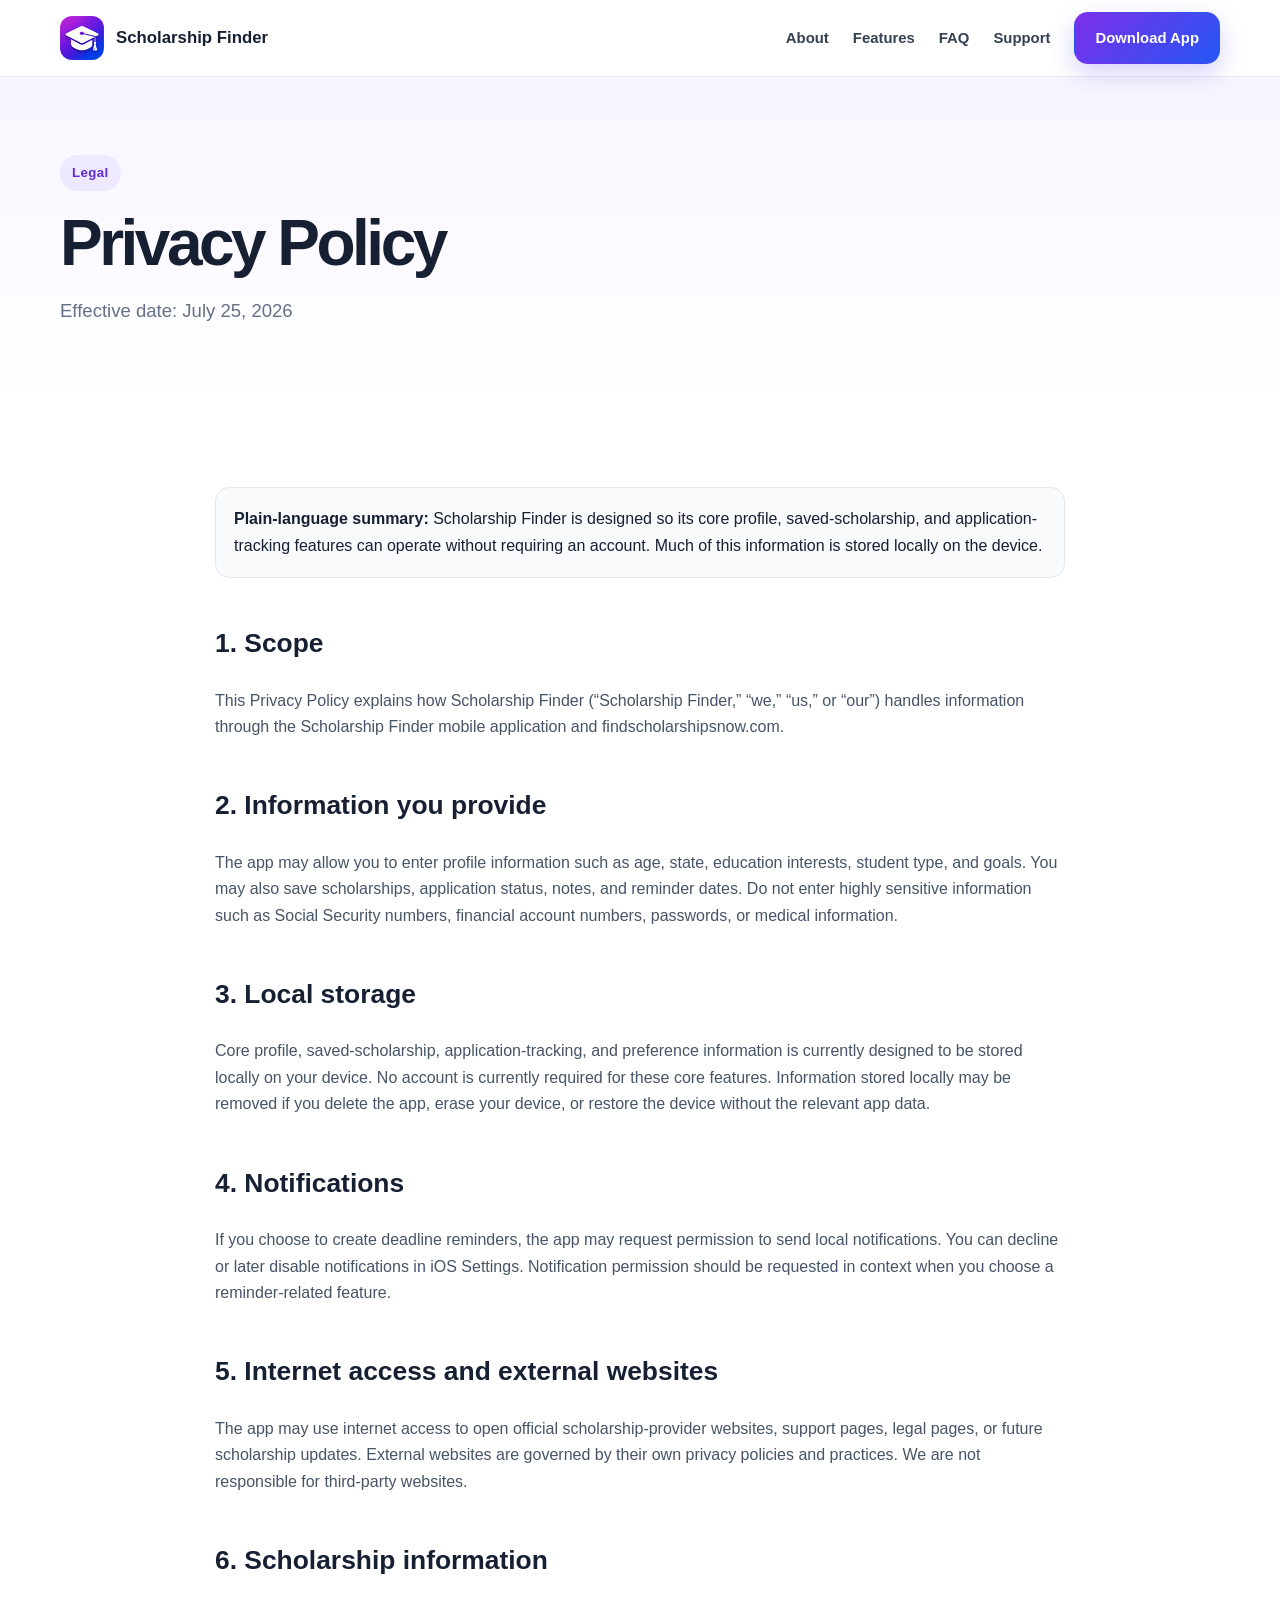
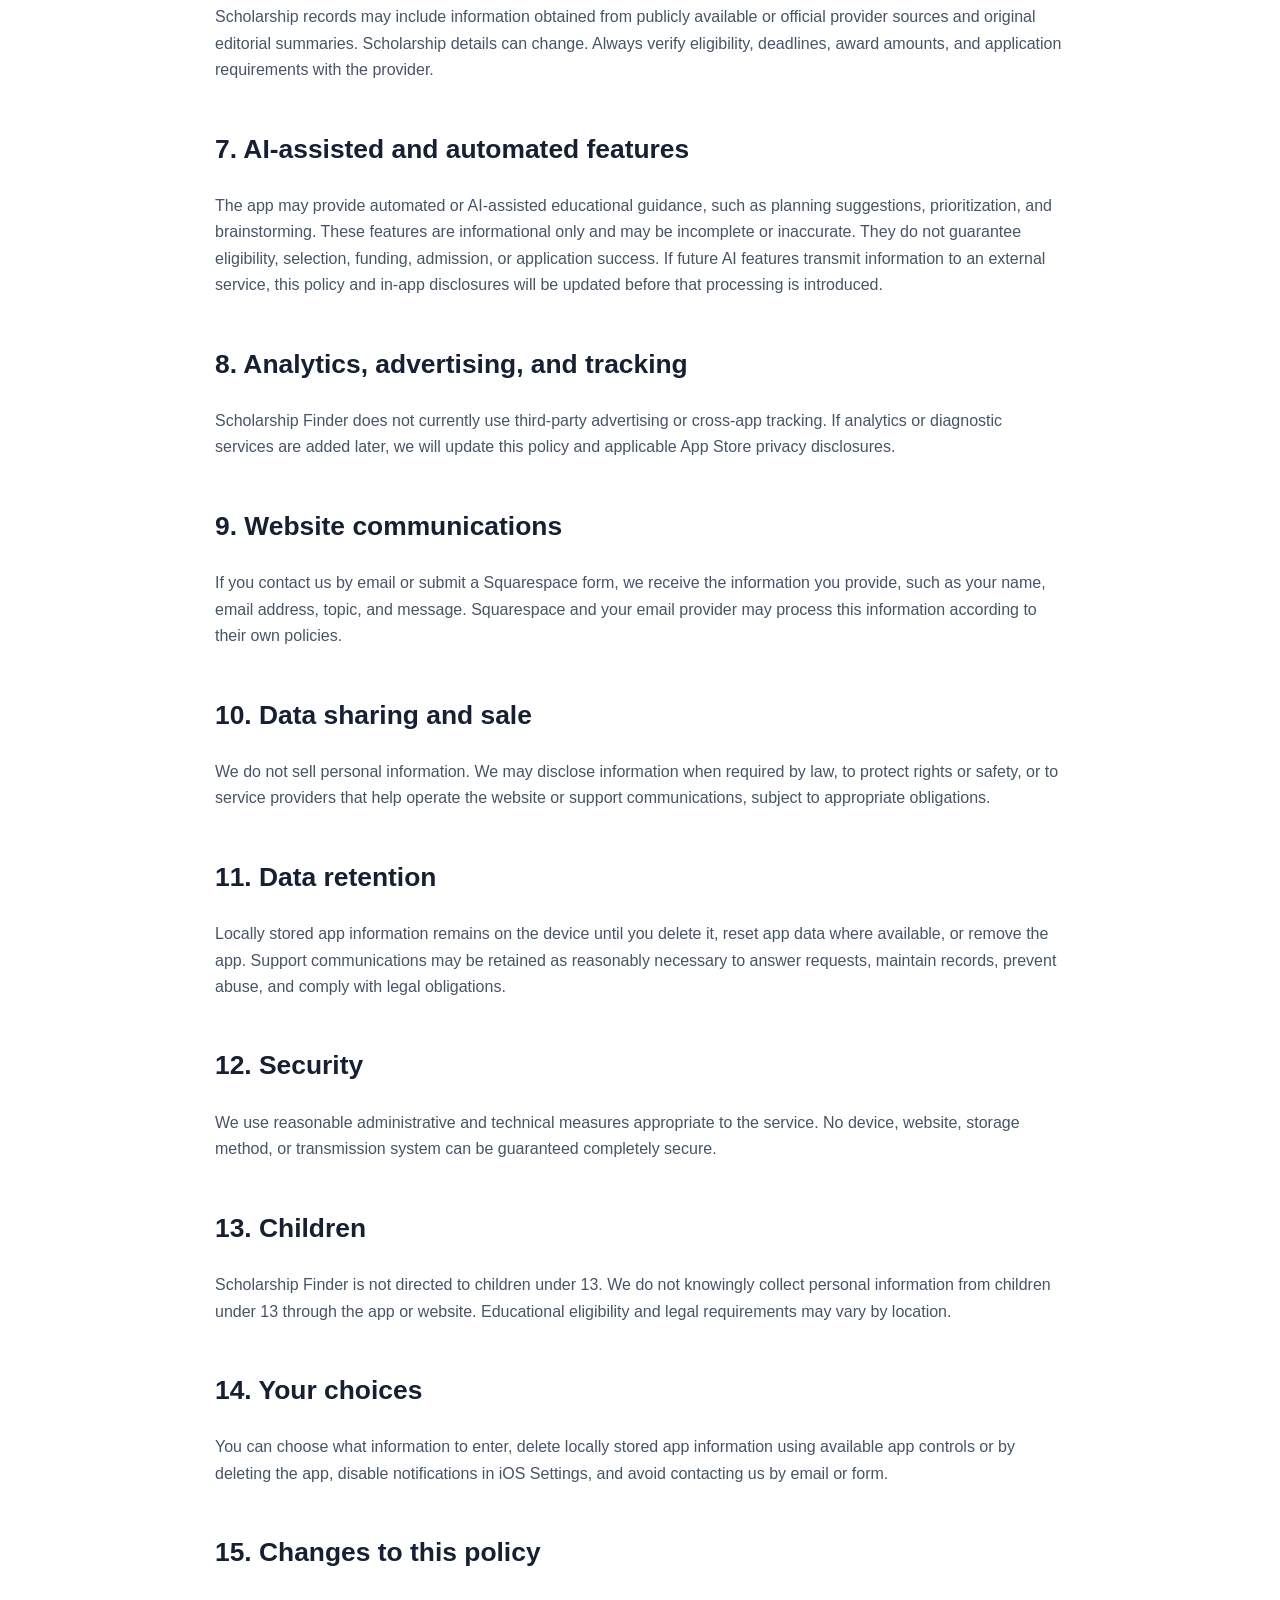
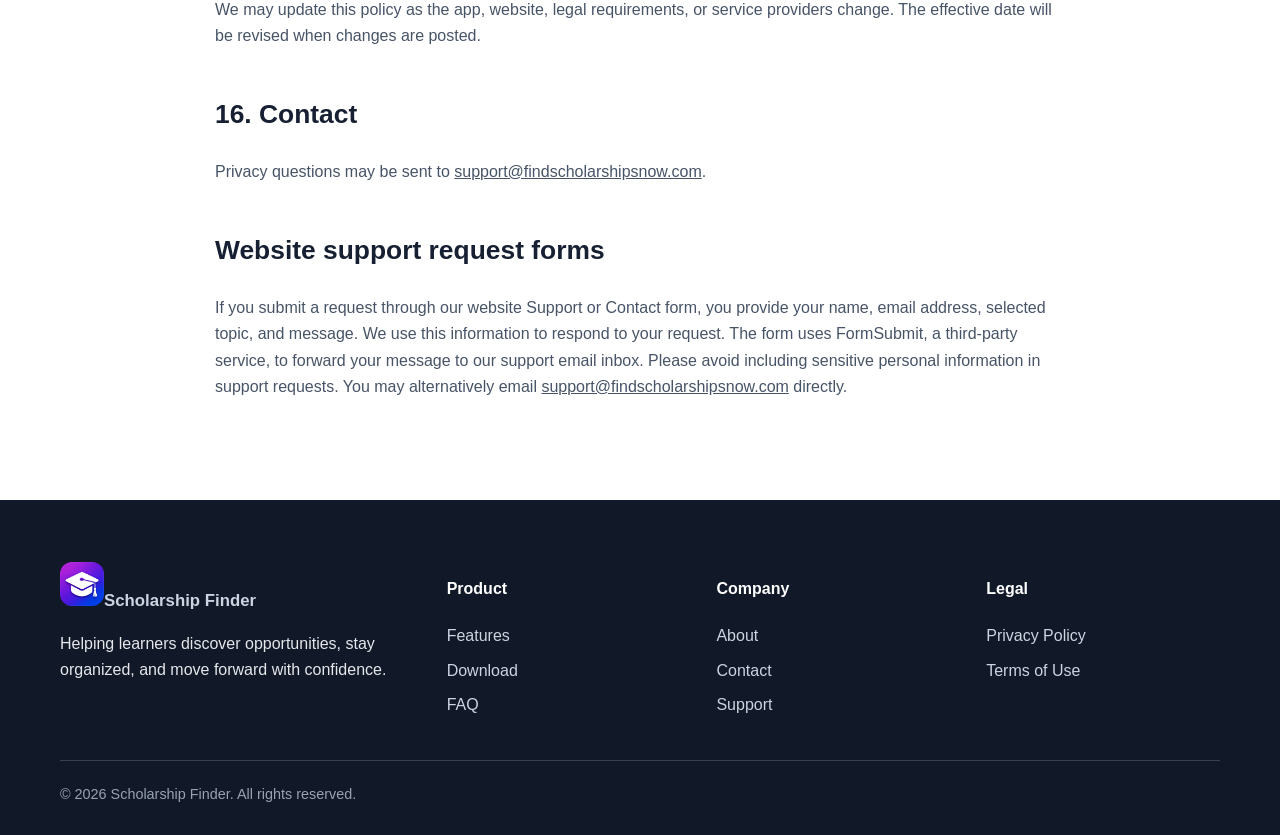
<file: privacy.html>
<!DOCTYPE html>

<html lang="en"><head><meta charset="utf-8"/><meta content="width=device-width,initial-scale=1" name="viewport"/><title>Privacy Policy | Scholarship Finder</title><meta content="Read how Scholarship Finder handles local app data, notifications, external websites, AI-assisted features, and support communications." name="description"/><link href="assets/scholarship-finder-icon.png" rel="icon"/><link href="assets/styles.css" rel="stylesheet"/></head><body><nav class="nav"><div class="container nav-inner"><a class="brand" href="index.html"><img alt="Scholarship Finder icon" src="assets/scholarship-finder-icon.png"/><span>Scholarship Finder</span></a><button aria-label="Open navigation" class="mobile-toggle">☰</button><div class="links"><a href="about.html">About</a><a href="features.html">Features</a><a href="faq.html">FAQ</a><a href="support.html">Support</a><a class="button primary" href="https://apps.apple.com/us/app/scholarshipfinder/id6789744355" rel="noopener noreferrer" target="_blank">Download App</a></div></div></nav><header class="page-hero"><div class="container"><span class="eyebrow">Legal</span><h1>Privacy Policy</h1><p>Effective date: July 25, 2026</p></div></header><section><div class="container prose"><div class="legal-note"><strong>Plain-language summary:</strong> Scholarship Finder is designed so its core profile, saved-scholarship, and application-tracking features can operate without requiring an account. Much of this information is stored locally on the device.</div><h2>1. Scope</h2><p>This Privacy Policy explains how Scholarship Finder (“Scholarship Finder,” “we,” “us,” or “our”) handles information through the Scholarship Finder mobile application and findscholarshipsnow.com.</p><h2>2. Information you provide</h2><p>The app may allow you to enter profile information such as age, state, education interests, student type, and goals. You may also save scholarships, application status, notes, and reminder dates. Do not enter highly sensitive information such as Social Security numbers, financial account numbers, passwords, or medical information.</p><h2>3. Local storage</h2><p>Core profile, saved-scholarship, application-tracking, and preference information is currently designed to be stored locally on your device. No account is currently required for these core features. Information stored locally may be removed if you delete the app, erase your device, or restore the device without the relevant app data.</p><h2>4. Notifications</h2><p>If you choose to create deadline reminders, the app may request permission to send local notifications. You can decline or later disable notifications in iOS Settings. Notification permission should be requested in context when you choose a reminder-related feature.</p><h2>5. Internet access and external websites</h2><p>The app may use internet access to open official scholarship-provider websites, support pages, legal pages, or future scholarship updates. External websites are governed by their own privacy policies and practices. We are not responsible for third-party websites.</p><h2>6. Scholarship information</h2><p>Scholarship records may include information obtained from publicly available or official provider sources and original editorial summaries. Scholarship details can change. Always verify eligibility, deadlines, award amounts, and application requirements with the provider.</p><h2>7. AI-assisted and automated features</h2><p>The app may provide automated or AI-assisted educational guidance, such as planning suggestions, prioritization, and brainstorming. These features are informational only and may be incomplete or inaccurate. They do not guarantee eligibility, selection, funding, admission, or application success. If future AI features transmit information to an external service, this policy and in-app disclosures will be updated before that processing is introduced.</p><h2>8. Analytics, advertising, and tracking</h2><p>Scholarship Finder does not currently use third-party advertising or cross-app tracking. If analytics or diagnostic services are added later, we will update this policy and applicable App Store privacy disclosures.</p><h2>9. Website communications</h2><p>If you contact us by email or submit a Squarespace form, we receive the information you provide, such as your name, email address, topic, and message. Squarespace and your email provider may process this information according to their own policies.</p><h2>10. Data sharing and sale</h2><p>We do not sell personal information. We may disclose information when required by law, to protect rights or safety, or to service providers that help operate the website or support communications, subject to appropriate obligations.</p><h2>11. Data retention</h2><p>Locally stored app information remains on the device until you delete it, reset app data where available, or remove the app. Support communications may be retained as reasonably necessary to answer requests, maintain records, prevent abuse, and comply with legal obligations.</p><h2>12. Security</h2><p>We use reasonable administrative and technical measures appropriate to the service. No device, website, storage method, or transmission system can be guaranteed completely secure.</p><h2>13. Children</h2><p>Scholarship Finder is not directed to children under 13. We do not knowingly collect personal information from children under 13 through the app or website. Educational eligibility and legal requirements may vary by location.</p><h2>14. Your choices</h2><p>You can choose what information to enter, delete locally stored app information using available app controls or by deleting the app, disable notifications in iOS Settings, and avoid contacting us by email or form.</p><h2>15. Changes to this policy</h2><p>We may update this policy as the app, website, legal requirements, or service providers change. The effective date will be revised when changes are posted.</p><h2>16. Contact</h2><p>Privacy questions may be sent to <a data-support-email=""></a>.</p><h2>Website support request forms</h2><p>If you submit a request through our website Support or Contact form, you provide your name, email address, selected topic, and message. We use this information to respond to your request. The form uses FormSubmit, a third-party service, to forward your message to our support email inbox. Please avoid including sensitive personal information in support requests. You may alternatively email <a href="mailto:support@findscholarshipsnow.com">support@findscholarshipsnow.com</a> directly.</p></div></section><footer class="footer"><div class="container"><div class="footer-grid"><div><a class="brand" href="index.html"><img alt="" src="assets/scholarship-finder-icon.png"/><span>Scholarship Finder</span></a><p>Helping learners discover opportunities, stay organized, and move forward with confidence.</p></div><div><h4>Product</h4><a href="features.html">Features</a><a href="https://apps.apple.com/us/app/scholarshipfinder/id6789744355" rel="noopener noreferrer" target="_blank">Download</a><a href="faq.html">FAQ</a></div><div><h4>Company</h4><a href="about.html">About</a><a href="contact.html">Contact</a><a href="support.html">Support</a></div><div><h4>Legal</h4><a href="privacy.html">Privacy Policy</a><a href="terms.html">Terms of Use</a></div></div><div class="copyright">© <span data-year=""></span> Scholarship Finder. All rights reserved.</div></div></footer><script src="assets/site.js"></script></body></html>
</file>
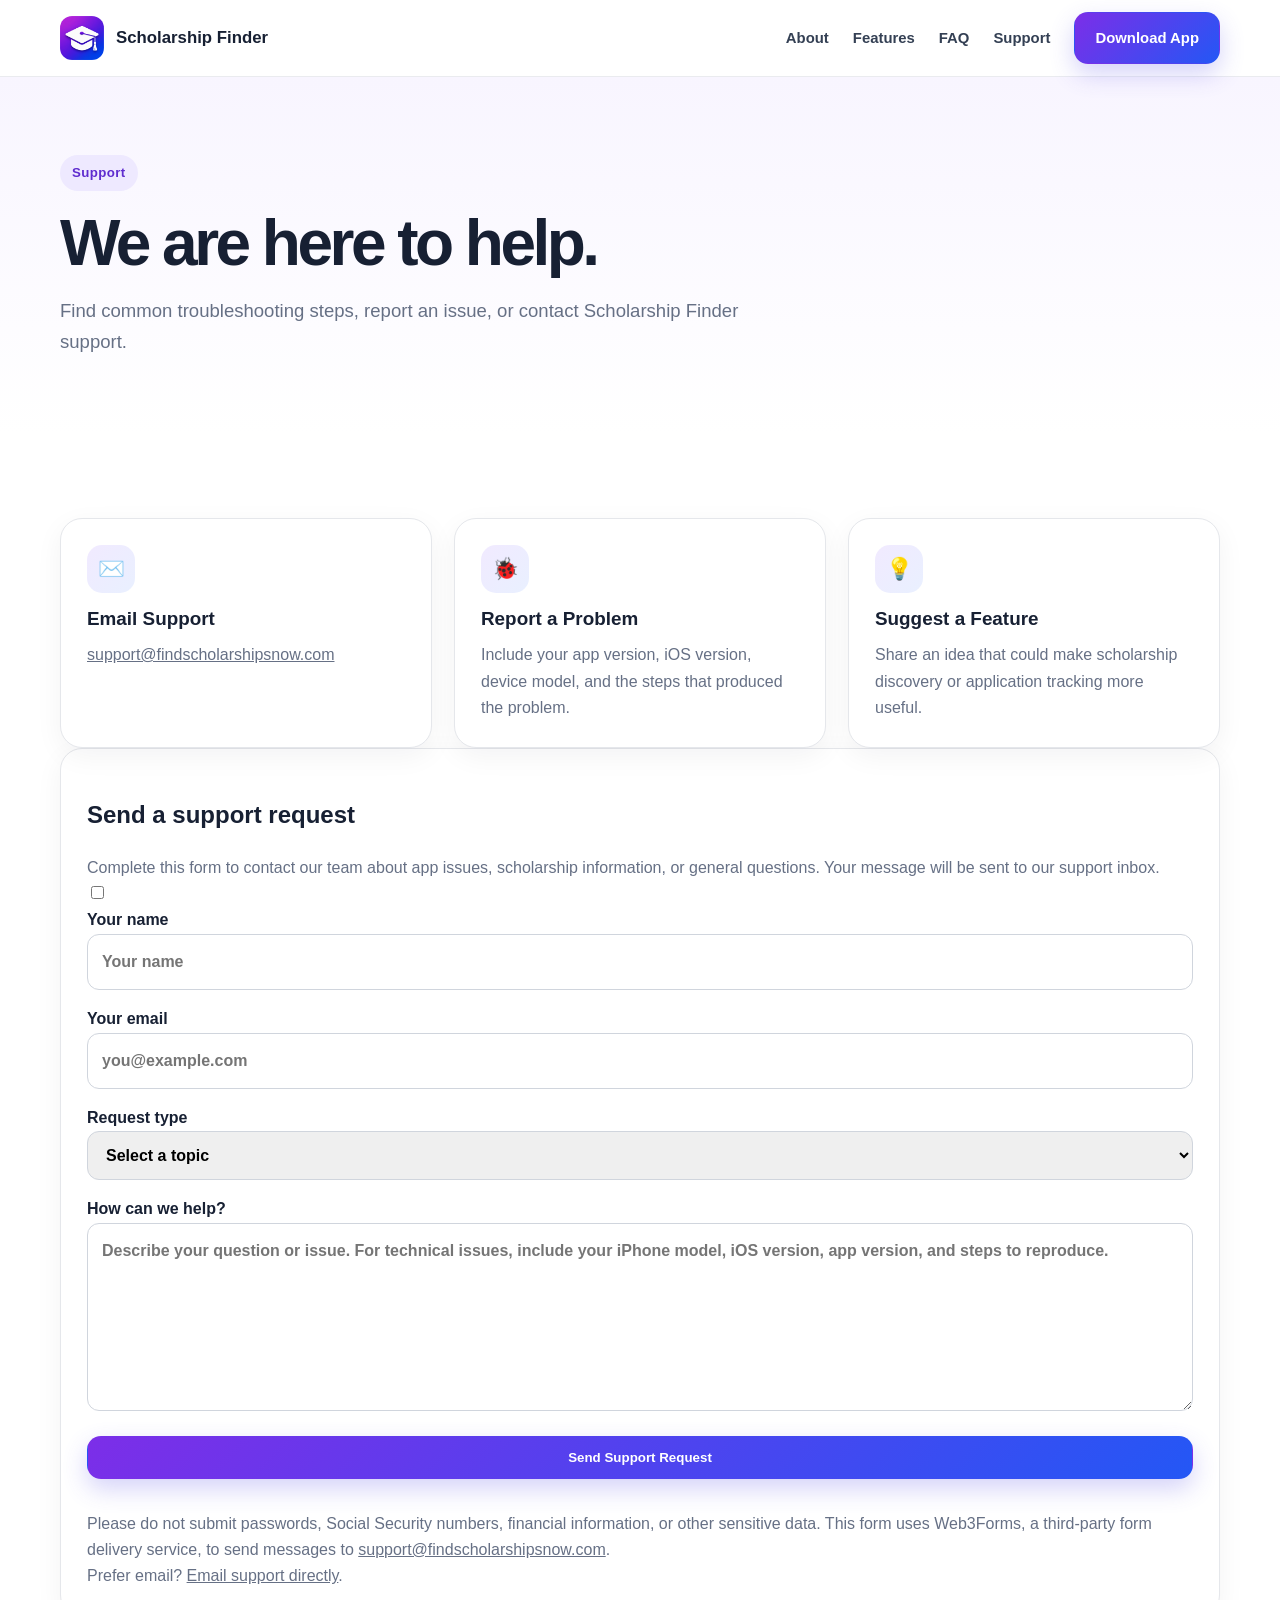
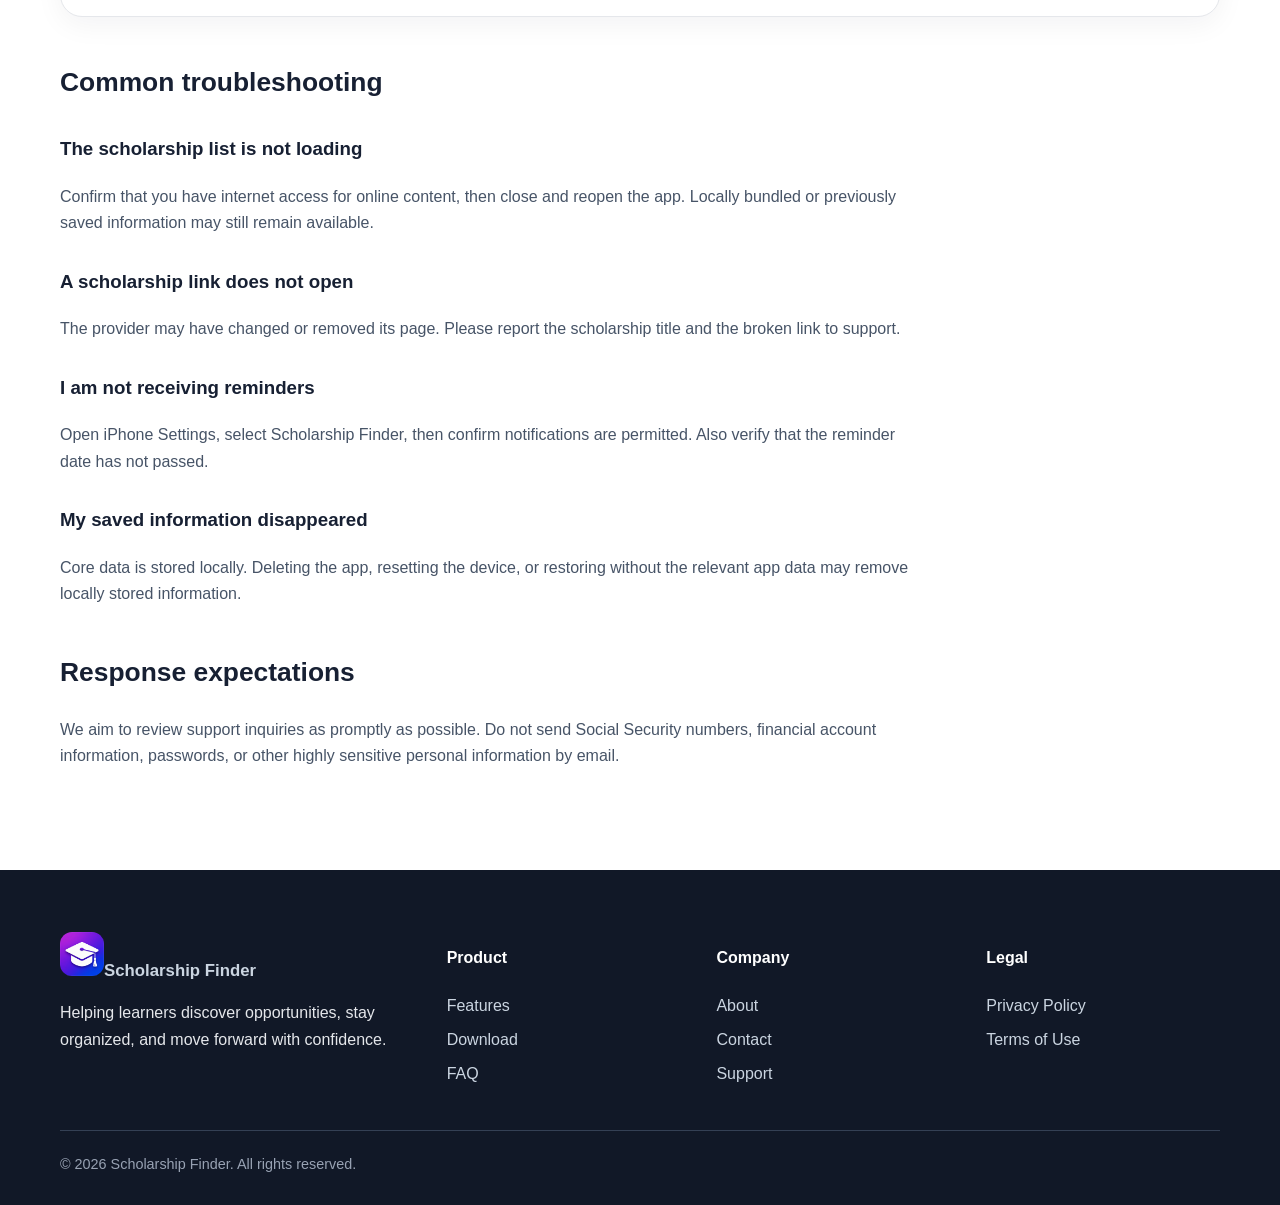
<file: support.html>
<!DOCTYPE html>
<html lang="en"><head><meta charset="utf-8"/><meta content="width=device-width,initial-scale=1" name="viewport"/><title>Support | Scholarship Finder</title><meta content="Get help with Scholarship Finder, report broken scholarship links, troubleshoot reminders, or contact support." name="description"/><link href="assets/scholarship-finder-icon.png" rel="icon"/><link href="assets/styles.css" rel="stylesheet"/></head><body><nav class="nav"><div class="container nav-inner"><a class="brand" href="index.html"><img alt="Scholarship Finder icon" src="assets/scholarship-finder-icon.png"/><span>Scholarship Finder</span></a><button aria-label="Open navigation" class="mobile-toggle">☰</button><div class="links"><a href="about.html">About</a><a href="features.html">Features</a><a href="faq.html">FAQ</a><a href="support.html">Support</a><a class="button primary" href="https://apps.apple.com/us/app/scholarshipfinder/id6789744355" rel="noopener noreferrer" target="_blank">Download App</a></div></div></nav><header class="page-hero"><div class="container"><span class="eyebrow">Support</span><h1>We are here to help.</h1><p>Find common troubleshooting steps, report an issue, or contact Scholarship Finder support.</p></div></header><section><div class="container"><div class="grid-3"><div class="card"><div class="icon">✉️</div><h3>Email Support</h3><p><a data-support-email=""></a></p></div><div class="card"><div class="icon">🐞</div><h3>Report a Problem</h3><p>Include your app version, iOS version, device model, and the steps that produced the problem.</p></div><div class="card"><div class="icon">💡</div><h3>Suggest a Feature</h3><p>Share an idea that could make scholarship discovery or application tracking more useful.</p></div></div><div class="card support-form-card"><h2>Send a support request</h2><p>Complete this form to contact our team about app issues, scholarship information, or general questions. Your message will be sent to our support inbox.</p><form action="https://api.web3forms.com/submit" class="support-request-form" method="POST"><input name="access_key" type="hidden" value="0f5e09a5-a607-4dae-b0d6-31e6b01fbf52"/><input name="subject" type="hidden" value="ScholarshipFinder Website Support Request"/><input name="from_name" type="hidden" value="ScholarshipFinder Support Website"/><input aria-hidden="true" autocomplete="off" class="honeypot" name="botcheck" tabindex="-1" type="checkbox"/><div class="form"><label for="support-name">Your name<input autocomplete="name" id="support-name" maxlength="120" name="name" placeholder="Your name" required=""/></label><label for="support-email">Your email<input autocomplete="email" id="support-email" maxlength="254" name="email" placeholder="you@example.com" required="" type="email"/></label><label for="support-topic">Request type<select id="support-topic" name="topic" required=""><option disabled="" selected="" value="">Select a topic</option><option>App support / bug report</option><option>Scholarship correction / broken link</option><option>Account or purchase question</option><option>Privacy question</option><option>Feature suggestion</option><option>General question</option></select></label><label for="support-message">How can we help?<textarea id="support-message" maxlength="5000" name="message" placeholder="Describe your question or issue. For technical issues, include your iPhone model, iOS version, app version, and steps to reproduce." required="" rows="6"></textarea></label><button class="button primary" type="submit">Send Support Request</button><p id="support-form-status" role="status" aria-live="polite" style="margin-top:1rem"></p></div></form><p class="form-note">Please do not submit passwords, Social Security numbers, financial information, or other sensitive data. This form uses Web3Forms, a third-party form delivery service, to send messages to <a href="mailto:support@findscholarshipsnow.com">support@findscholarshipsnow.com</a>.</p><p>Prefer email? <a href="mailto:support@findscholarshipsnow.com?subject=ScholarshipFinder%20Support%20Request">Email support directly</a>.</p></div><div class="prose"><h2>Common troubleshooting</h2><h3>The scholarship list is not loading</h3><p>Confirm that you have internet access for online content, then close and reopen the app. Locally bundled or previously saved information may still remain available.</p><h3>A scholarship link does not open</h3><p>The provider may have changed or removed its page. Please report the scholarship title and the broken link to support.</p><h3>I am not receiving reminders</h3><p>Open iPhone Settings, select Scholarship Finder, then confirm notifications are permitted. Also verify that the reminder date has not passed.</p><h3>My saved information disappeared</h3><p>Core data is stored locally. Deleting the app, resetting the device, or restoring without the relevant app data may remove locally stored information.</p><h2>Response expectations</h2><p>We aim to review support inquiries as promptly as possible. Do not send Social Security numbers, financial account information, passwords, or other highly sensitive personal information by email.</p></div></div></section><footer class="footer"><div class="container"><div class="footer-grid"><div><a class="brand" href="index.html"><img alt="" src="assets/scholarship-finder-icon.png"/><span>Scholarship Finder</span></a><p>Helping learners discover opportunities, stay organized, and move forward with confidence.</p></div><div><h4>Product</h4><a href="features.html">Features</a><a href="https://apps.apple.com/us/app/scholarshipfinder/id6789744355" rel="noopener noreferrer" target="_blank">Download</a><a href="faq.html">FAQ</a></div><div><h4>Company</h4><a href="about.html">About</a><a href="contact.html">Contact</a><a href="support.html">Support</a></div><div><h4>Legal</h4><a href="privacy.html">Privacy Policy</a><a href="terms.html">Terms of Use</a></div></div><div class="copyright">© <span data-year=""></span> Scholarship Finder. All rights reserved.</div></div></footer><script src="assets/site.js"></script><script>
(function () {
  const form = document.querySelector('.support-request-form');
  const status = document.getElementById('support-form-status');
  if (!form || !status) return;
  form.addEventListener('submit', async function (event) {
    event.preventDefault();
    const button = form.querySelector('button[type="submit"]');
    button.disabled = true;
    status.textContent = 'Sending your request…';
    try {
      const response = await fetch(form.action, {
        method: 'POST',
        body: new FormData(form),
        headers: { 'Accept': 'application/json' }
      });
      const result = await response.json();
      if (!response.ok || !result.success) throw new Error('Delivery was not confirmed');
      status.textContent = 'Thank you! Your support request was submitted successfully.';
      form.reset();
    } catch (error) {
      status.textContent = 'We could not send your request. Please email support@findscholarshipsnow.com directly.';
    } finally {
      button.disabled = false;
    }
  });
})();
</script></body></html>
</file>
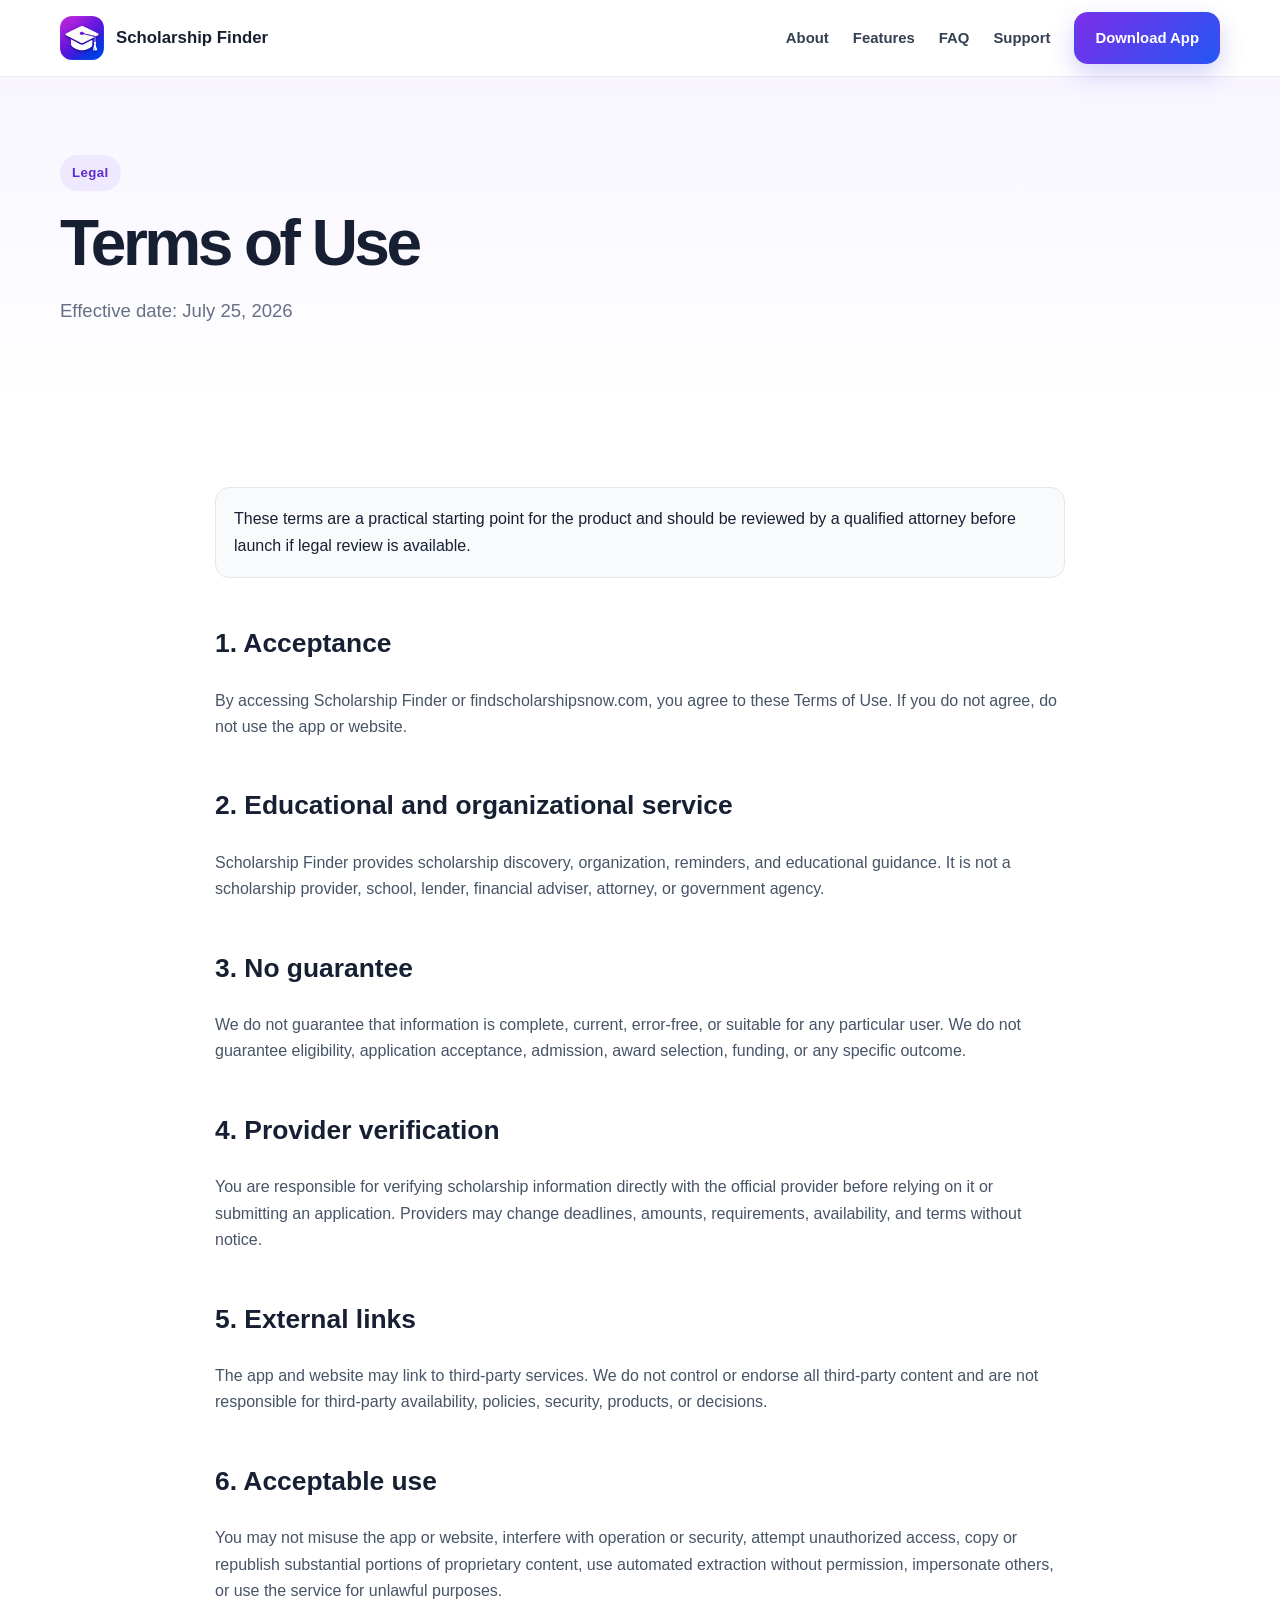
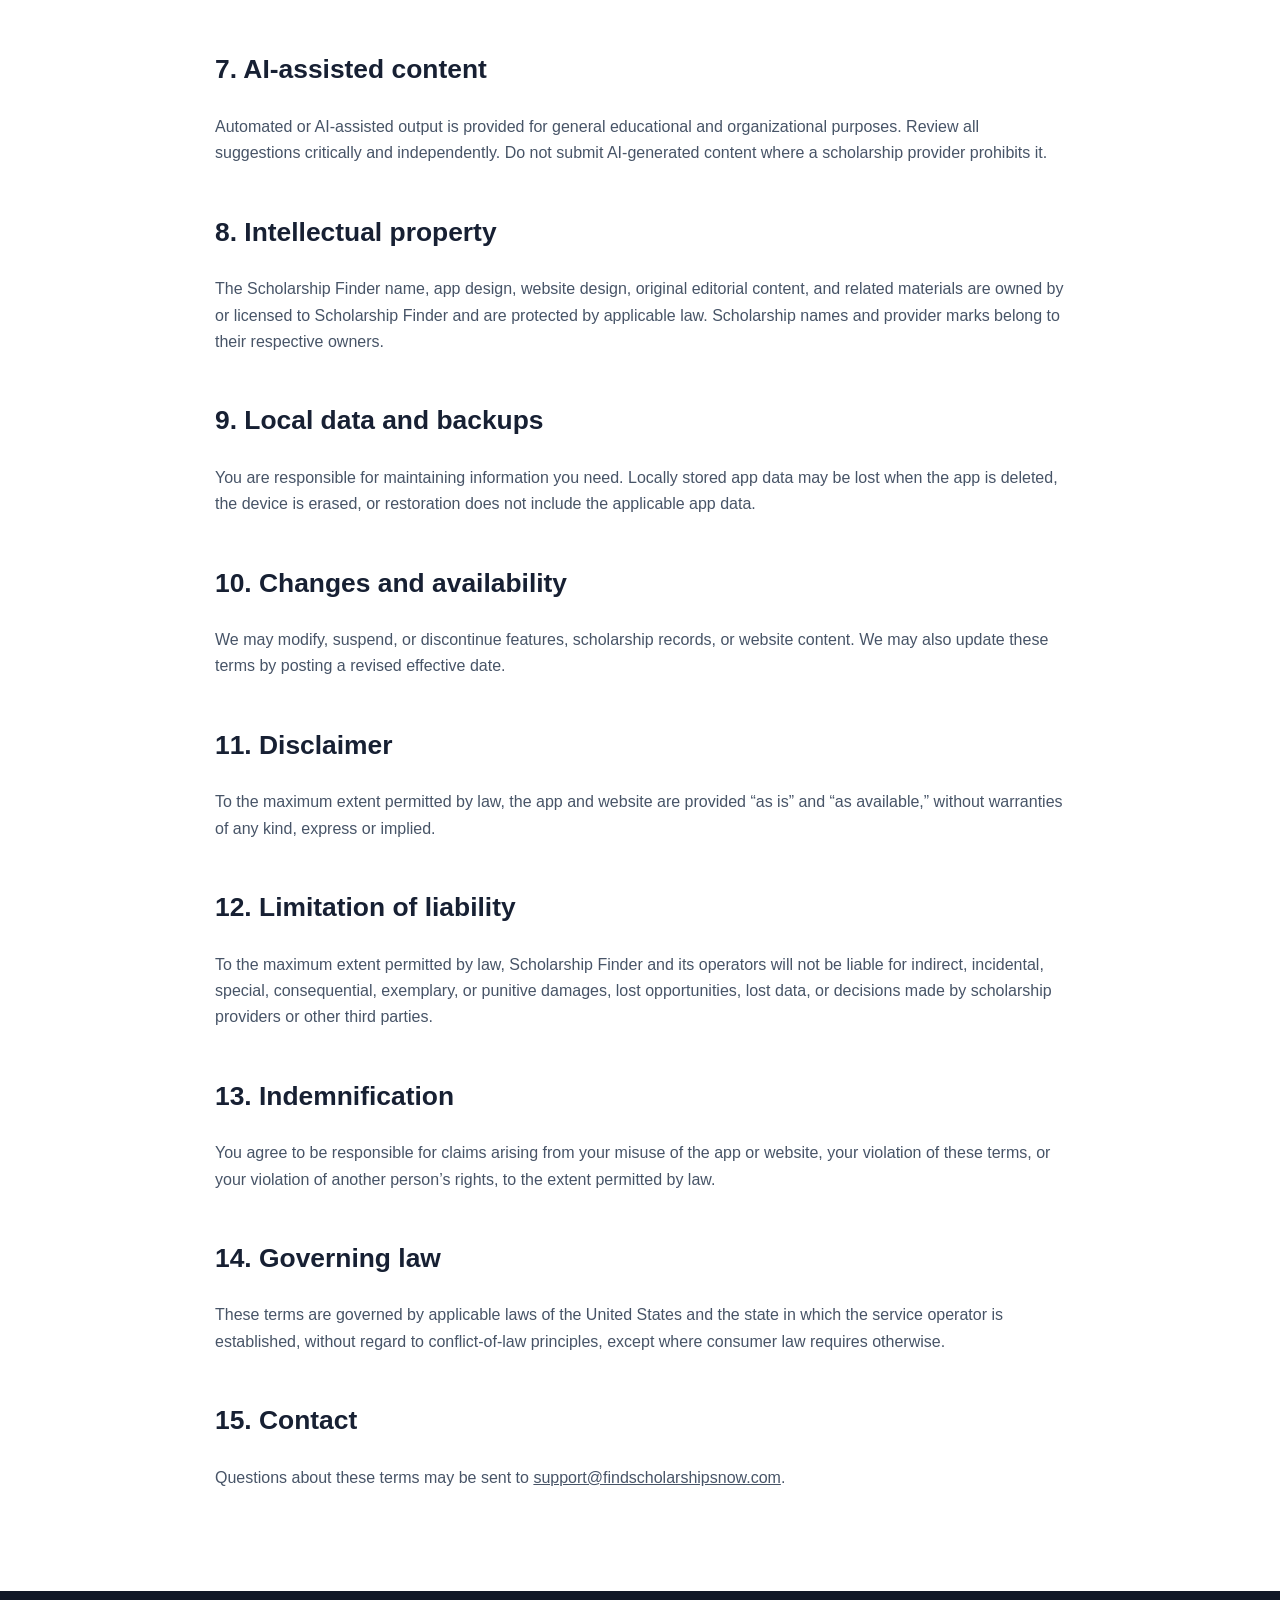
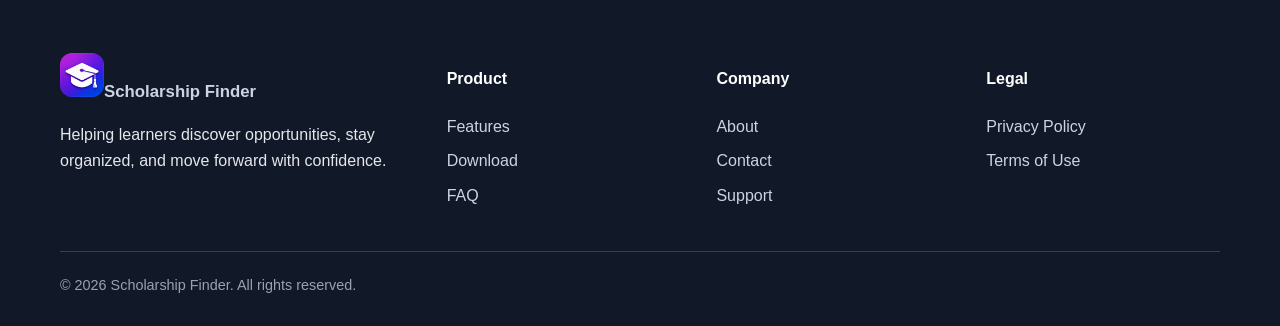
<file: terms.html>
<!DOCTYPE html>
<html lang="en"><head><meta charset="utf-8"/><meta content="width=device-width,initial-scale=1" name="viewport"/><title>Terms of Use | Scholarship Finder</title><meta content="Review the terms governing use of Scholarship Finder and findscholarshipsnow.com." name="description"/><link href="assets/scholarship-finder-icon.png" rel="icon"/><link href="assets/styles.css" rel="stylesheet"/></head><body><nav class="nav"><div class="container nav-inner"><a class="brand" href="index.html"><img alt="Scholarship Finder icon" src="assets/scholarship-finder-icon.png"/><span>Scholarship Finder</span></a><button aria-label="Open navigation" class="mobile-toggle">☰</button><div class="links"><a href="about.html">About</a><a href="features.html">Features</a><a href="faq.html">FAQ</a><a href="support.html">Support</a><a class="button primary" href="https://apps.apple.com/us/app/scholarshipfinder/id6789744355" rel="noopener noreferrer" target="_blank">Download App</a></div></div></nav><header class="page-hero"><div class="container"><span class="eyebrow">Legal</span><h1>Terms of Use</h1><p>Effective date: July 25, 2026</p></div></header><section><div class="container prose"><div class="legal-note">These terms are a practical starting point for the product and should be reviewed by a qualified attorney before launch if legal review is available.</div><h2>1. Acceptance</h2><p>By accessing Scholarship Finder or findscholarshipsnow.com, you agree to these Terms of Use. If you do not agree, do not use the app or website.</p><h2>2. Educational and organizational service</h2><p>Scholarship Finder provides scholarship discovery, organization, reminders, and educational guidance. It is not a scholarship provider, school, lender, financial adviser, attorney, or government agency.</p><h2>3. No guarantee</h2><p>We do not guarantee that information is complete, current, error-free, or suitable for any particular user. We do not guarantee eligibility, application acceptance, admission, award selection, funding, or any specific outcome.</p><h2>4. Provider verification</h2><p>You are responsible for verifying scholarship information directly with the official provider before relying on it or submitting an application. Providers may change deadlines, amounts, requirements, availability, and terms without notice.</p><h2>5. External links</h2><p>The app and website may link to third-party services. We do not control or endorse all third-party content and are not responsible for third-party availability, policies, security, products, or decisions.</p><h2>6. Acceptable use</h2><p>You may not misuse the app or website, interfere with operation or security, attempt unauthorized access, copy or republish substantial portions of proprietary content, use automated extraction without permission, impersonate others, or use the service for unlawful purposes.</p><h2>7. AI-assisted content</h2><p>Automated or AI-assisted output is provided for general educational and organizational purposes. Review all suggestions critically and independently. Do not submit AI-generated content where a scholarship provider prohibits it.</p><h2>8. Intellectual property</h2><p>The Scholarship Finder name, app design, website design, original editorial content, and related materials are owned by or licensed to Scholarship Finder and are protected by applicable law. Scholarship names and provider marks belong to their respective owners.</p><h2>9. Local data and backups</h2><p>You are responsible for maintaining information you need. Locally stored app data may be lost when the app is deleted, the device is erased, or restoration does not include the applicable app data.</p><h2>10. Changes and availability</h2><p>We may modify, suspend, or discontinue features, scholarship records, or website content. We may also update these terms by posting a revised effective date.</p><h2>11. Disclaimer</h2><p>To the maximum extent permitted by law, the app and website are provided “as is” and “as available,” without warranties of any kind, express or implied.</p><h2>12. Limitation of liability</h2><p>To the maximum extent permitted by law, Scholarship Finder and its operators will not be liable for indirect, incidental, special, consequential, exemplary, or punitive damages, lost opportunities, lost data, or decisions made by scholarship providers or other third parties.</p><h2>13. Indemnification</h2><p>You agree to be responsible for claims arising from your misuse of the app or website, your violation of these terms, or your violation of another person’s rights, to the extent permitted by law.</p><h2>14. Governing law</h2><p>These terms are governed by applicable laws of the United States and the state in which the service operator is established, without regard to conflict-of-law principles, except where consumer law requires otherwise.</p><h2>15. Contact</h2><p>Questions about these terms may be sent to <a data-support-email=""></a>.</p></div></section><footer class="footer"><div class="container"><div class="footer-grid"><div><a class="brand" href="index.html"><img alt="" src="assets/scholarship-finder-icon.png"/><span>Scholarship Finder</span></a><p>Helping learners discover opportunities, stay organized, and move forward with confidence.</p></div><div><h4>Product</h4><a href="features.html">Features</a><a href="https://apps.apple.com/us/app/scholarshipfinder/id6789744355" rel="noopener noreferrer" target="_blank">Download</a><a href="faq.html">FAQ</a></div><div><h4>Company</h4><a href="about.html">About</a><a href="contact.html">Contact</a><a href="support.html">Support</a></div><div><h4>Legal</h4><a href="privacy.html">Privacy Policy</a><a href="terms.html">Terms of Use</a></div></div><div class="copyright">© <span data-year=""></span> Scholarship Finder. All rights reserved.</div></div></footer><script src="assets/site.js"></script></body></html>
</file>
<file: assets/styles.css>
:root{--ink:#172033;--muted:#667085;--blue:#2457f5;--purple:#7c2ee8;--magenta:#c026d3;--soft:#f5f7ff;--line:#e5e7eb;--white:#fff;--gold:#f5b942;--shadow:0 18px 50px rgba(37,42,78,.12)}
*{box-sizing:border-box}html{scroll-behavior:smooth}body{margin:0;font-family:Inter,-apple-system,BlinkMacSystemFont,"Segoe UI",sans-serif;color:var(--ink);background:#fff;line-height:1.65}a{color:inherit}.container{width:min(1160px,calc(100% - 40px));margin:auto}.nav{position:sticky;top:0;z-index:50;background:rgba(255,255,255,.92);backdrop-filter:blur(14px);border-bottom:1px solid rgba(229,231,235,.8)}.nav-inner{height:76px;display:flex;align-items:center;justify-content:space-between;gap:24px}.brand{display:flex;align-items:center;gap:12px;text-decoration:none;font-weight:800;font-size:1.05rem}.brand img{width:44px;height:44px;border-radius:12px}.links{display:flex;align-items:center;gap:24px}.links a{text-decoration:none;font-weight:650;font-size:.93rem;color:#344054}.links a:hover{color:var(--blue)}.button{display:inline-flex;align-items:center;justify-content:center;gap:8px;text-decoration:none;border-radius:14px;padding:13px 20px;font-weight:750;border:1px solid transparent;transition:.2s}.button.primary{color:white;background:linear-gradient(135deg,var(--purple),var(--blue));box-shadow:0 10px 24px rgba(79,70,229,.24)}.button.secondary{background:white;border-color:#d0d5dd;color:#344054}.button:hover{transform:translateY(-1px)}.mobile-toggle{display:none;background:none;border:0;font-size:1.5rem}.hero{overflow:hidden;position:relative;background:radial-gradient(circle at 10% 15%,rgba(192,38,211,.16),transparent 30%),radial-gradient(circle at 85% 20%,rgba(36,87,245,.18),transparent 34%),linear-gradient(180deg,#fbfaff,#fff);padding:90px 0 76px}.hero-grid{display:grid;grid-template-columns:1.15fr .85fr;gap:66px;align-items:center}.eyebrow{display:inline-flex;padding:7px 12px;border-radius:99px;background:#eee9ff;color:#5f2ccf;font-size:.83rem;font-weight:800;letter-spacing:.03em}.hero h1,.page-hero h1{font-size:clamp(2.7rem,6vw,5rem);line-height:1.02;letter-spacing:-.055em;margin:20px 0}.gradient{background:linear-gradient(90deg,var(--purple),var(--magenta),var(--blue));-webkit-background-clip:text;background-clip:text;color:transparent}.hero p,.page-hero p{font-size:1.16rem;color:var(--muted);max-width:690px}.hero-actions{display:flex;gap:12px;flex-wrap:wrap;margin-top:30px}.trust-row{display:flex;gap:24px;flex-wrap:wrap;margin-top:28px;color:#475467;font-size:.92rem;font-weight:650}.device-card{background:white;border:1px solid rgba(255,255,255,.8);border-radius:36px;padding:26px;box-shadow:var(--shadow);transform:rotate(2deg)}.device-card img{display:block;width:120px;height:120px;border-radius:28px;margin:0 auto 24px}.mini-list{display:grid;gap:12px}.mini{padding:15px;border:1px solid var(--line);border-radius:16px;background:#fff}.mini strong{display:block}.mini span{font-size:.86rem;color:var(--muted)}section{padding:84px 0}.section-head{max-width:720px;margin-bottom:40px}.section-head.center{text-align:center;margin-left:auto;margin-right:auto}.section-head h2{font-size:clamp(2rem,4vw,3.35rem);line-height:1.08;letter-spacing:-.04em;margin:10px 0 16px}.section-head p{color:var(--muted);font-size:1.07rem}.grid-4,.grid-3,.grid-2{display:grid;gap:22px}.grid-4{grid-template-columns:repeat(4,1fr)}.grid-3{grid-template-columns:repeat(3,1fr)}.grid-2{grid-template-columns:repeat(2,1fr)}.card{background:#fff;border:1px solid var(--line);border-radius:22px;padding:26px;box-shadow:0 8px 28px rgba(16,24,40,.05)}.card h3{margin:10px 0 8px;font-size:1.18rem}.card p{margin:0;color:var(--muted)}.icon{width:48px;height:48px;border-radius:15px;display:grid;place-items:center;font-size:1.35rem;background:linear-gradient(135deg,#f1eaff,#e9f0ff)}.soft{background:var(--soft)}.steps{counter-reset:step}.step{position:relative;padding-left:74px}.step:before{counter-increment:step;content:counter(step);position:absolute;left:0;top:0;width:50px;height:50px;border-radius:50%;display:grid;place-items:center;color:#fff;font-weight:850;background:linear-gradient(135deg,var(--purple),var(--blue))}.feature-row{display:grid;grid-template-columns:1fr 1fr;gap:55px;align-items:center;margin:55px 0}.visual{border-radius:28px;padding:34px;background:linear-gradient(145deg,#f1eafe,#eef4ff);min-height:300px;display:grid;place-items:center}.visual .mock{width:min(350px,100%);background:white;padding:20px;border-radius:24px;box-shadow:var(--shadow)}.checklist{display:grid;gap:12px;padding:0;list-style:none}.checklist li:before{content:'✓';font-weight:900;color:#5f2ccf;margin-right:10px}.page-hero{padding:78px 0 58px;background:linear-gradient(180deg,#f8f5ff,#fff)}.page-hero h1{font-size:clamp(2.5rem,5vw,4rem)}.prose{max-width:850px}.prose h2{margin-top:44px;font-size:1.65rem}.prose h3{margin-top:30px}.prose p,.prose li{color:#475467}.legal-note{background:#f8fafc;border:1px solid var(--line);padding:18px;border-radius:14px}.faq details{border-bottom:1px solid var(--line);padding:20px 0}.faq summary{font-weight:750;cursor:pointer}.faq p{color:var(--muted)}.cta{border-radius:34px;padding:54px;background:linear-gradient(135deg,#29155f,#153eab);color:#fff}.cta p{color:#dbe4ff}.footer{background:#111827;color:#e5e7eb;padding:54px 0 28px}.footer-grid{display:grid;grid-template-columns:1.5fr repeat(3,1fr);gap:36px}.footer a{display:block;text-decoration:none;color:#cbd5e1;margin:8px 0}.footer h4{color:white}.copyright{border-top:1px solid #344054;margin-top:34px;padding-top:22px;color:#98a2b3;font-size:.9rem}.form{display:grid;gap:16px}.form label{font-weight:700}.form input,.form textarea,.form select{width:100%;padding:14px;border-radius:12px;border:1px solid #d0d5dd;font:inherit}.notice{padding:16px;border-radius:14px;background:#fffaeb;border:1px solid #fedf89;color:#7a2e0e}.app-badge{display:inline-flex;align-items:center;gap:12px;background:#111;color:#fff;border-radius:13px;padding:10px 16px;text-decoration:none}.app-badge small{display:block;font-size:.65rem}.app-badge strong{display:block;font-size:1.15rem}.pill{display:inline-block;padding:6px 10px;border-radius:99px;background:#eef2ff;color:#4338ca;font-size:.8rem;font-weight:750}
@media(max-width:900px){.links{display:none;position:absolute;top:76px;left:0;right:0;background:white;padding:20px;flex-direction:column;box-shadow:var(--shadow)}.links.open{display:flex}.mobile-toggle{display:block}.hero-grid,.feature-row{grid-template-columns:1fr}.device-card{transform:none}.grid-4{grid-template-columns:repeat(2,1fr)}.grid-3{grid-template-columns:1fr 1fr}.footer-grid{grid-template-columns:1fr 1fr}}
@media(max-width:620px){.container{width:min(100% - 28px,1160px)}.hero{padding-top:58px}.grid-4,.grid-3,.grid-2{grid-template-columns:1fr}.footer-grid{grid-template-columns:1fr}.hero-actions .button{width:100%}.nav-inner{height:68px}.links{top:68px}.feature-row{gap:24px}section{padding:64px 0}}
</file>
